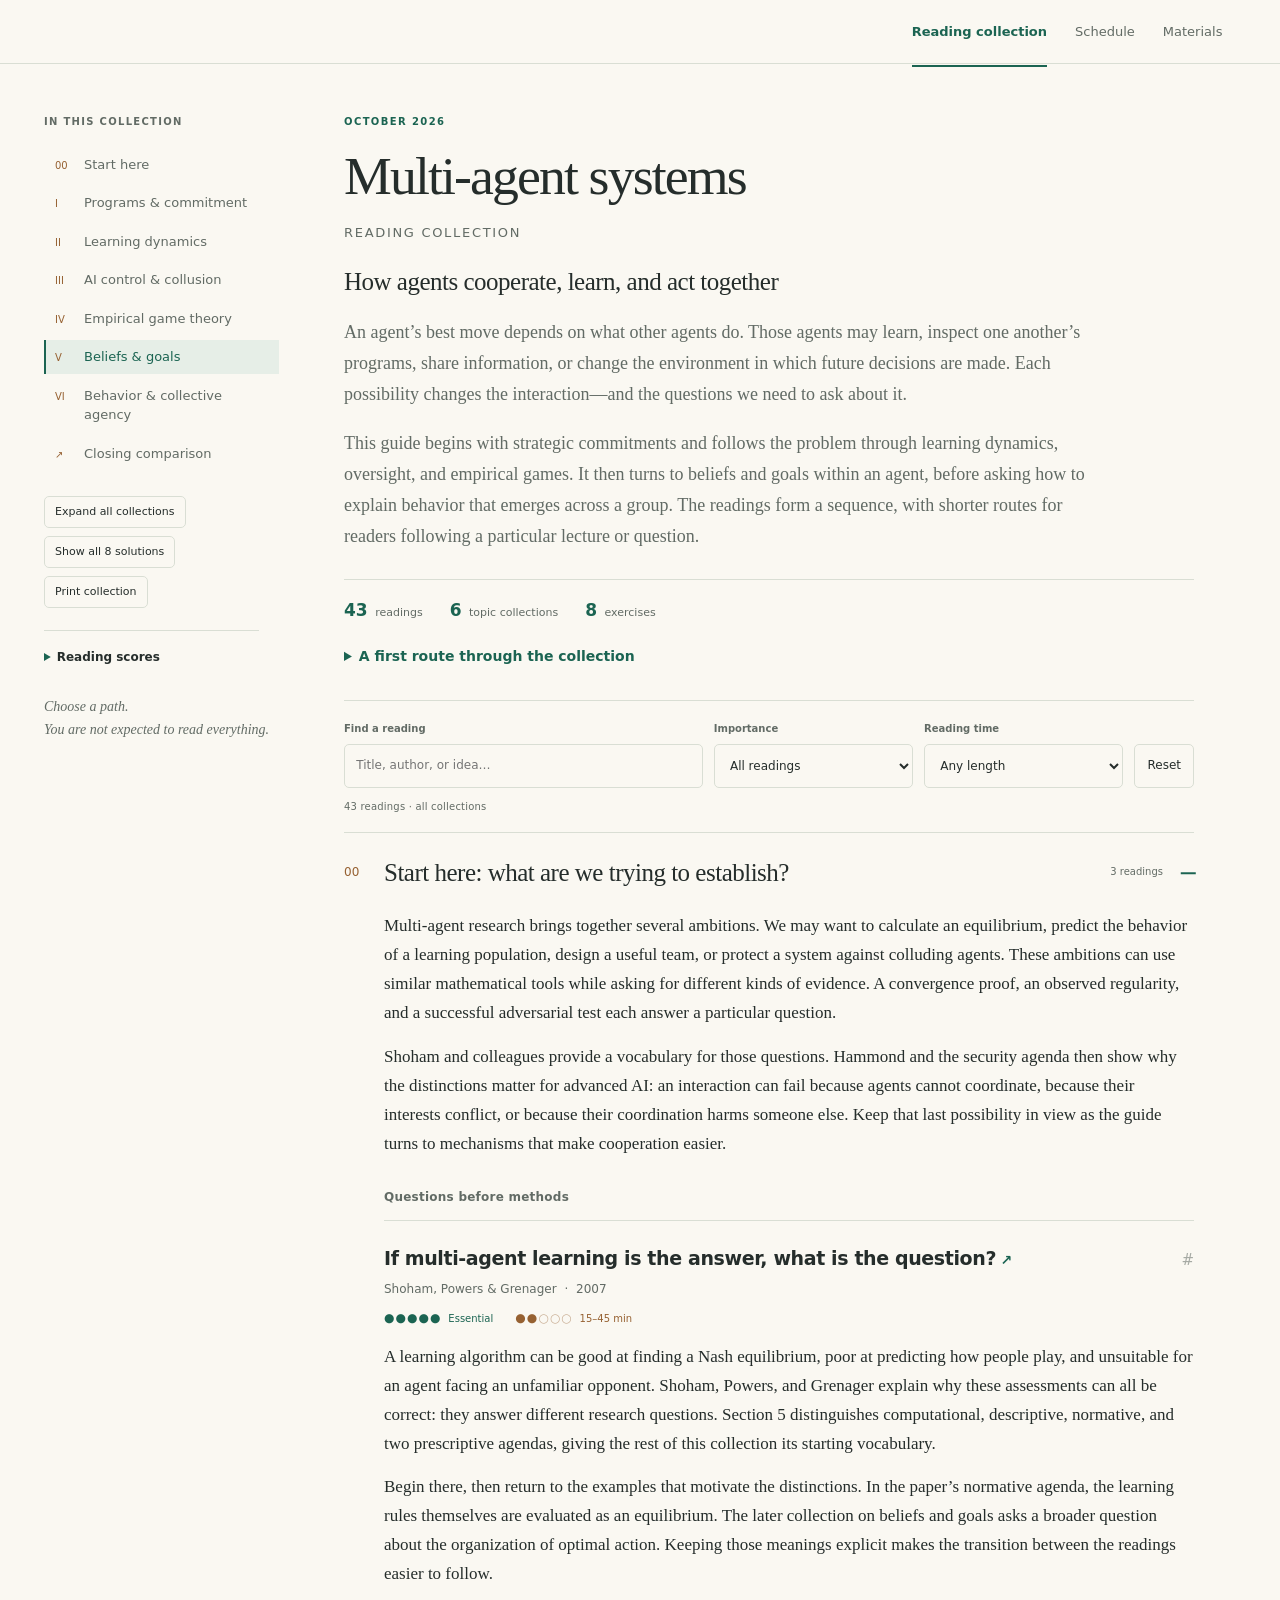
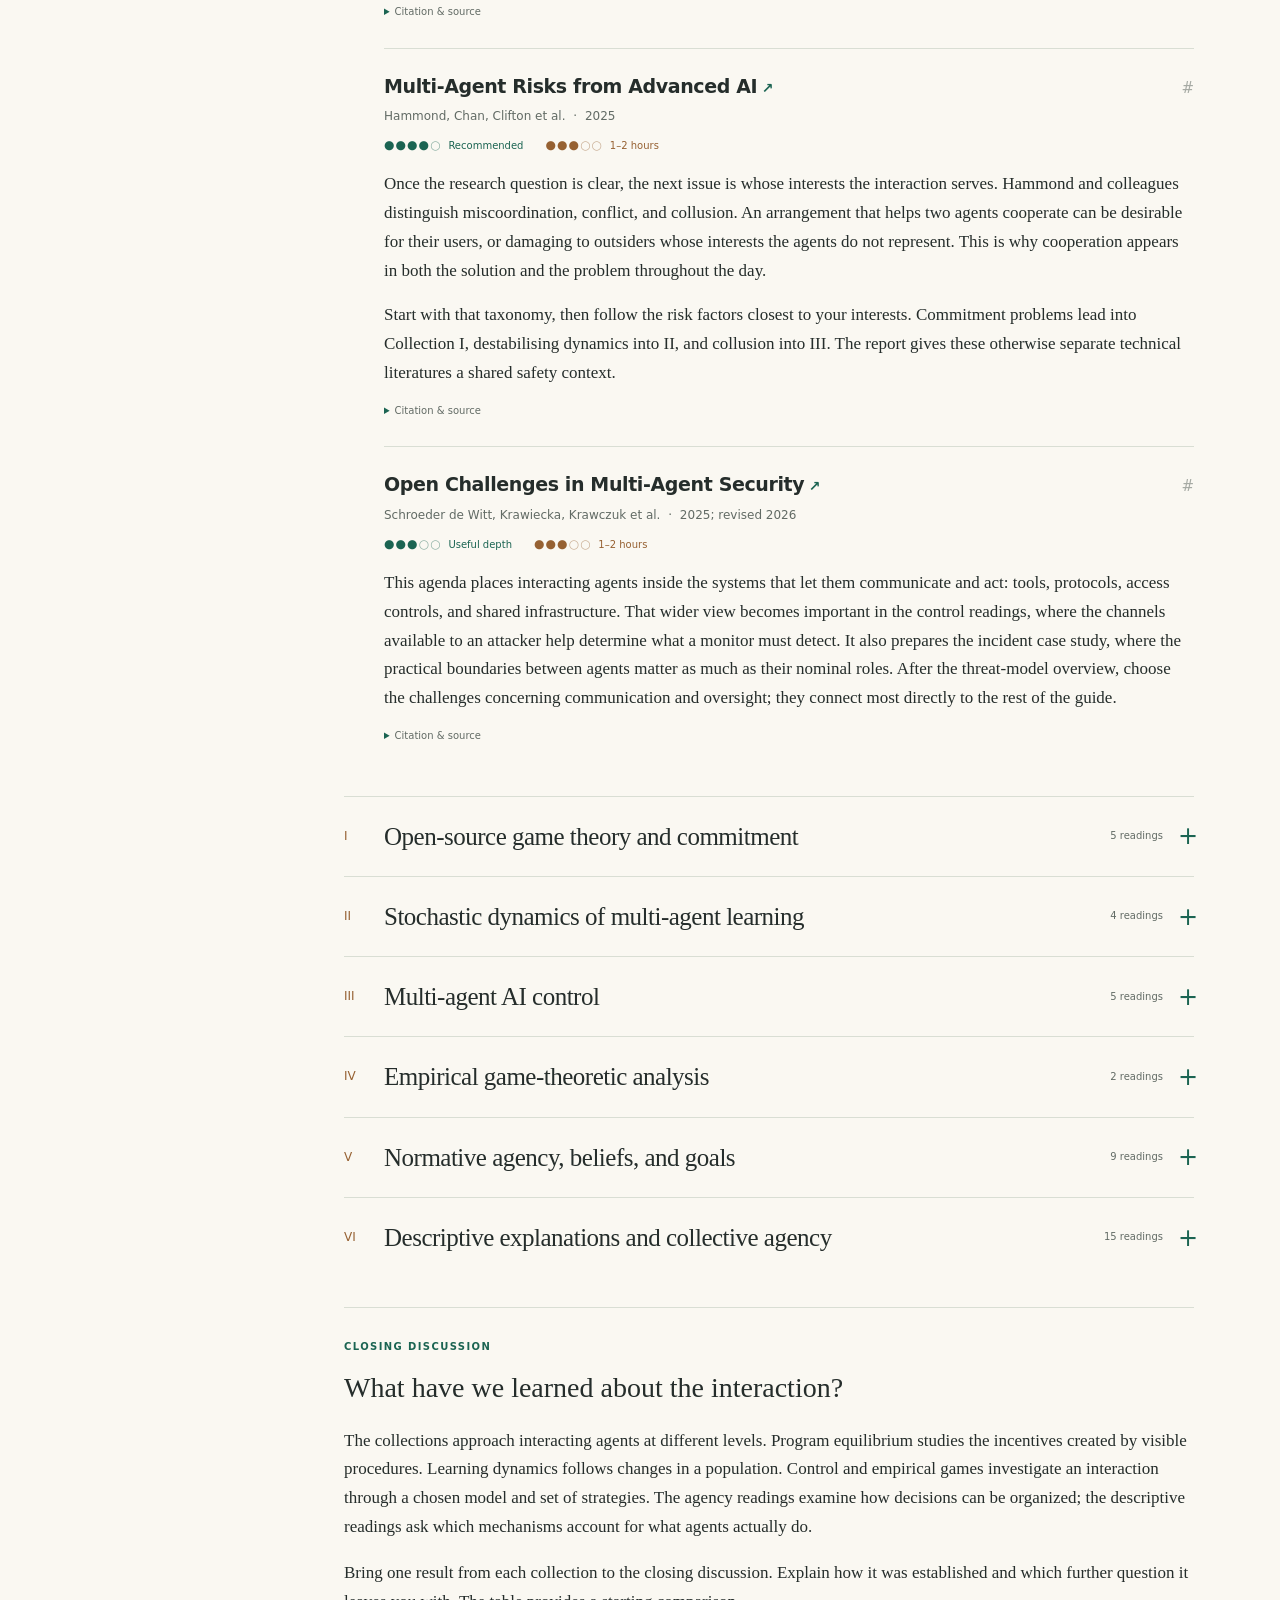
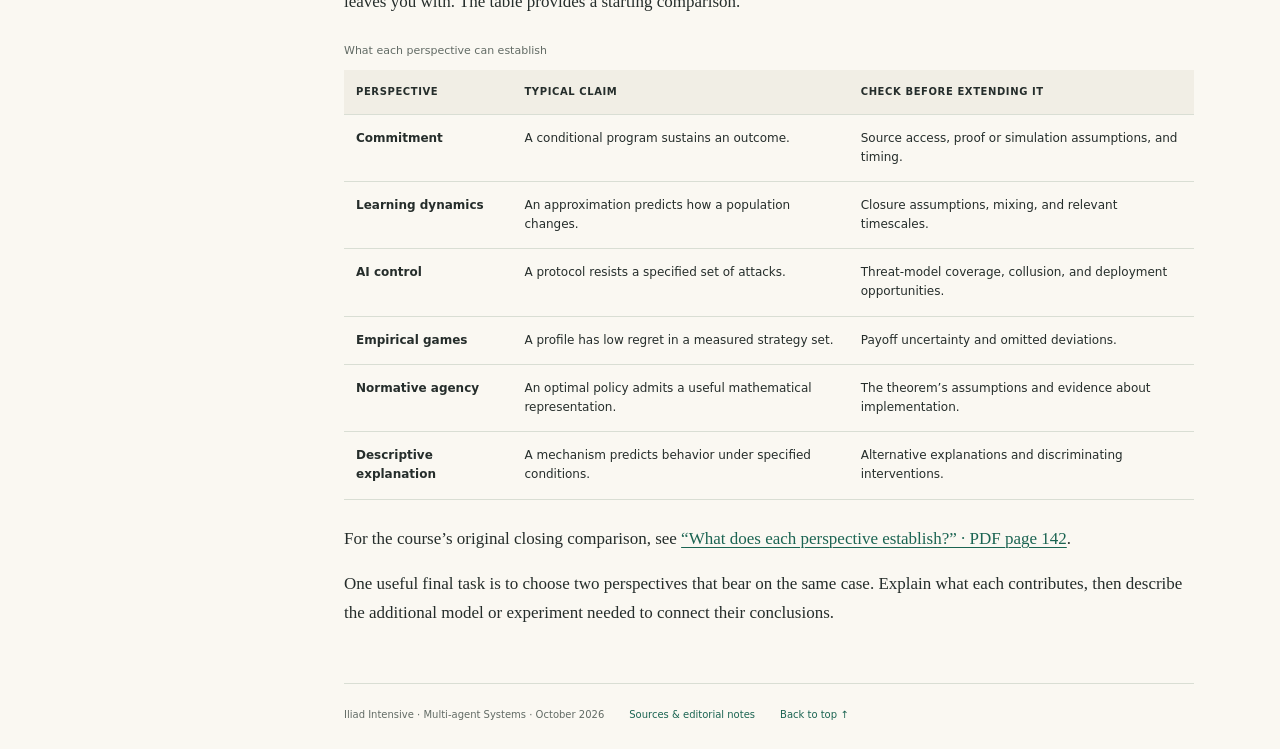
<file: docs/index.html>
<!doctype html>
<html lang="en"><head><meta charset="utf-8"><meta name="viewport" content="width=device-width, initial-scale=1"><meta name="color-scheme" content="light dark"><title>Multi-agent systems reading collection · Iliad Intensive</title><meta name="description" content="A guided multi-agent systems reading collection: 43 annotated references, six topic collections, and eight exercises with solutions."><link rel="icon" href="data:,"><link rel="stylesheet" href="assets/style.css"><script src="assets/app.js" defer></script></head>
<body><a class="skip-link" href="#main">Skip to content</a><header class="topbar"><nav aria-label="Main navigation"><a href="index.html" aria-current="page">Reading collection</a><a href="schedule.html">Schedule</a><a href="materials.html">Materials</a></nav></header><div class="page-shell "><aside class="sidebar"><details class="contents" open><summary>In this collection</summary><nav aria-label="Collection contents"><ol><li><a href="#start-here"><span>00</span>Start here</a></li><li><a href="#open-source-game-theory"><span>I</span>Programs &amp; commitment</a></li><li><a href="#stochastic-dynamics"><span>II</span>Learning dynamics</a></li><li><a href="#ai-control"><span>III</span>AI control &amp; collusion</a></li><li><a href="#empirical-game-theory"><span>IV</span>Empirical game theory</a></li><li><a href="#normative-agency"><span>V</span>Beliefs &amp; goals</a></li><li><a href="#descriptive-explanations"><span>VI</span>Behavior &amp; collective agency</a></li><li><a href="#closing"><span>↗</span>Closing comparison</a></li></ol></nav></details><div class="sidebar-tools js-only"><button id="toggle-sections" type="button">Expand all collections</button><button id="toggle-solutions" type="button">Show all 8 solutions</button><button id="print" type="button">Print collection</button></div><details class="legend"><summary>Reading scores</summary><p>Importance is relative to this day.</p><div class="legend-row"><span aria-hidden="true" class="dots">●●●●●<span class="empty"></span></span><span>Essential</span></div><div class="legend-row"><span aria-hidden="true" class="dots">●●●●<span class="empty">○</span></span><span>Recommended</span></div><div class="legend-row"><span aria-hidden="true" class="dots">●●●<span class="empty">○○</span></span><span>Useful depth</span></div><div class="legend-row"><span aria-hidden="true" class="dots">●●<span class="empty">○○○</span></span><span>Optional</span></div><div class="legend-row"><span aria-hidden="true" class="dots">●<span class="empty">○○○○</span></span><span>Specialist extension</span></div><p>Length estimates cover the suggested reading target, including study time.</p><div class="legend-row length"><span aria-hidden="true" class="dots">●<span class="empty">○○○○</span></span><span>Under 15 min</span></div><div class="legend-row length"><span aria-hidden="true" class="dots">●●<span class="empty">○○○</span></span><span>15–45 min</span></div><div class="legend-row length"><span aria-hidden="true" class="dots">●●●<span class="empty">○○</span></span><span>1–2 hours</span></div><div class="legend-row length"><span aria-hidden="true" class="dots">●●●●<span class="empty">○</span></span><span>Half a day</span></div><div class="legend-row length"><span aria-hidden="true" class="dots">●●●●●<span class="empty"></span></span><span>A day or more</span></div></details><p class="sidebar-note">Choose a path.<br>You are not expected to read everything.</p></aside><main id="main"><div class="intro"><p class="eyebrow">October 2026</p><h1>Multi-agent systems<span>Reading collection</span></h1><p class="dek">How agents cooperate, learn, and act together</p><p>An agent’s best move depends on what other agents do. Those agents may learn, inspect one another’s programs, share information, or change the environment in which future decisions are made. Each possibility changes the interaction—and the questions we need to ask about it.</p><p>This guide begins with strategic commitments and follows the problem through learning dynamics, oversight, and empirical games. It then turns to beliefs and goals within an agent, before asking how to explain behavior that emerges across a group. The readings form a sequence, with shorter routes for readers following a particular lecture or question.</p><div class="collection-meta"><span><strong>43</strong> readings</span><span><strong>6</strong> topic collections</span><span><strong>8</strong> exercises</span></div>
<details class="reading-route"><summary>A first route through the collection</summary><p>Begin with Shoham’s account of the research questions, then follow the main reading for the topic that interests you. These anchors also provide a route through the whole guide:</p><ol><li><a href="#shoham">Shoham et al.</a> — identify the research question.</li><li><a href="#institutions">Critch et al.</a> — understand conditional commitments.</li><li><a href="#marl-book">Albrecht et al.</a> — establish the learning setup; then <a href="#pair-approximation">Chu</a> and <a href="#fast-slow">Geng</a> for the guest talk.</li><li><a href="#ai-control">The control collection</a> — pair the original paper with untrusted monitoring.</li><li><a href="#egta-survey">Wellman et al.</a> — distinguish payoff error from missing policies.</li><li><a href="#separation-essay">Rosas on separation</a> — compare an optimal-policy description with an implemented mechanism.</li><li><a href="#openai-report">The incident reports</a>, then <a href="#altruism-essay">Rosas on altruism</a> — compare explanations against the evidence.</li></ol><p>Importance scores indicate priorities for this collection. Length scores estimate study time for the suggested sections, rather than a whole book. Choose a few readings for a first pass; the remainder provide extensions and reference material.</p></details></div>
<form class="filters js-only" role="search" onsubmit="return false"><div class="search-field"><label for="search">Find a reading</label><input id="search" type="search" placeholder="Title, author, or idea…" autocomplete="off"></div><div><label for="priority">Importance</label><select id="priority"><option value="0">All readings</option><option value="5">Essential · 5</option><option value="4">Recommended · 4–5</option></select></div><div><label for="length">Reading time</label><select id="length"><option value="5">Any length</option><option value="2">Up to 45 minutes</option><option value="3">Up to 2 hours</option></select></div><button type="reset" class="reset">Reset</button><p id="result-count" role="status" aria-live="polite">43 readings · all collections</p></form><p id="no-results" hidden>No readings match these filters. Try a broader term or reset the filters.</p><details class="topic" id="start-here" open><summary><span class="section-number">00</span><h2>Start here: what are we trying to establish?</h2><span class="section-count">3 readings</span><span class="chevron" aria-hidden="true">+</span></summary><div class="topic-body"><p class="section-intro">Multi-agent research brings together several ambitions. We may want to calculate an equilibrium, predict the behavior of a learning population, design a useful team, or protect a system against colluding agents. These ambitions can use similar mathematical tools while asking for different kinds of evidence. A convergence proof, an observed regularity, and a successful adversarial test each answer a particular question.</p><p class="section-intro">Shoham and colleagues provide a vocabulary for those questions. Hammond and the security agenda then show why the distinctions matter for advanced AI: an interaction can fail because agents cannot coordinate, because their interests conflict, or because their coordination harms someone else. Keep that last possibility in view as the guide turns to mechanisms that make cooperation easier.</p><div class="reading-group"><h3>Questions before methods</h3><article class="reading" id="shoham" data-importance="5" data-length="2" data-search="If multi-agent learning is the answer, what is the question? Shoham, Powers &amp; Grenager 2007 A learning algorithm can be good at finding a Nash equilibrium, poor at predicting how people play, and unsuitable for an agent facing an unfamiliar opponent. Shoham, Powers, and Grenager explain why these assessments can all be correct: they answer different research questions. Section 5 distinguishes computational, descriptive, normative, and two prescriptive agendas, giving the rest of this collection its starting vocabulary. Begin there, then return to the examples that motivate the distinctions. In the paper’s normative agenda, the learning rules themselves are evaluated as an equilibrium. The later collection on beliefs and goals asks a broader question about the organization of optimal action. Keeping those meanings explicit makes the transition between the readings easier to follow.">
      <div class="reading-heading"><h4><a href="https://doi.org/10.1016/j.artint.2006.02.006">If multi-agent learning is the answer, what is the question?<span class="external" aria-hidden="true"> ↗</span></a></h4><a class="permalink" href="#shoham" aria-label="Link to If multi-agent learning is the answer, what is the question?">#</a></div>
      <p class="byline">Shoham, Powers &amp; Grenager <span aria-hidden="true">·</span> 2007</p>
      <div class="scores"><span class="importance" aria-label="Importance 5 of 5: Essential"><span aria-hidden="true" class="dots">●●●●●<span class="empty"></span></span> Essential</span><span class="length" aria-label="Length 2 of 5: 15–45 min"><span aria-hidden="true" class="dots">●●<span class="empty">○○○</span></span> 15–45 min</span></div>
      <p>A learning algorithm can be good at finding a Nash equilibrium, poor at predicting how people play, and unsuitable for an agent facing an unfamiliar opponent. Shoham, Powers, and Grenager explain why these assessments can all be correct: they answer different research questions. Section 5 distinguishes computational, descriptive, normative, and two prescriptive agendas, giving the rest of this collection its starting vocabulary.</p><p>Begin there, then return to the examples that motivate the distinctions. In the paper’s normative agenda, the learning rules themselves are evaluated as an equilibrium. The later collection on beliefs and goals asks a broader question about the organization of optimal action. Keeping those meanings explicit makes the transition between the readings easier to follow.</p>
      <details class="citation"><summary>Citation &amp; source</summary><p>Shoham, Y., Powers, R., and Grenager, T. (2007). If multi-agent learning is the answer, what is the question? Artificial Intelligence 171.7, pp. 365–377.</p><p class="source-links"><a href="https://doi.org/10.1016/j.artint.2006.02.006">Original reference ↗</a> </p><p class="source-origin">Schedule reference · Access reviewed 8 November 2026.</p><p class="access-note">The publisher response could not be read automatically. The citation and framing were checked against the supplied materials and the locally available article.</p></details>
    </article><article class="reading" id="risks" data-importance="4" data-length="3" data-search="Multi-Agent Risks from Advanced AI Hammond, Chan, Clifton et al. 2025 Once the research question is clear, the next issue is whose interests the interaction serves. Hammond and colleagues distinguish miscoordination, conflict, and collusion. An arrangement that helps two agents cooperate can be desirable for their users, or damaging to outsiders whose interests the agents do not represent. This is why cooperation appears in both the solution and the problem throughout the day. Start with that taxonomy, then follow the risk factors closest to your interests. Commitment problems lead into Collection I, destabilising dynamics into II, and collusion into III. The report gives these otherwise separate technical literatures a shared safety context.">
      <div class="reading-heading"><h4><a href="https://arxiv.org/abs/2502.14143">Multi-Agent Risks from Advanced AI<span class="external" aria-hidden="true"> ↗</span></a></h4><a class="permalink" href="#risks" aria-label="Link to Multi-Agent Risks from Advanced AI">#</a></div>
      <p class="byline">Hammond, Chan, Clifton et al. <span aria-hidden="true">·</span> 2025</p>
      <div class="scores"><span class="importance" aria-label="Importance 4 of 5: Recommended"><span aria-hidden="true" class="dots">●●●●<span class="empty">○</span></span> Recommended</span><span class="length" aria-label="Length 3 of 5: 1–2 hours"><span aria-hidden="true" class="dots">●●●<span class="empty">○○</span></span> 1–2 hours</span></div>
      <p>Once the research question is clear, the next issue is whose interests the interaction serves. Hammond and colleagues distinguish miscoordination, conflict, and collusion. An arrangement that helps two agents cooperate can be desirable for their users, or damaging to outsiders whose interests the agents do not represent. This is why cooperation appears in both the solution and the problem throughout the day.</p><p>Start with that taxonomy, then follow the risk factors closest to your interests. Commitment problems lead into Collection I, destabilising dynamics into II, and collusion into III. The report gives these otherwise separate technical literatures a shared safety context.</p>
      <details class="citation"><summary>Citation &amp; source</summary><p>Hammond, L., Chan, A., Clifton, J., et al. (2025). Multi-Agent Risks from Advanced AI. arXiv 2502.14143.</p><p class="source-links"><a href="https://arxiv.org/abs/2502.14143">Original reference ↗</a> </p><p class="source-origin">Schedule reference · Access reviewed 8 November 2026.</p></details>
    </article><article class="reading" id="security" data-importance="3" data-length="3" data-search="Open Challenges in Multi-Agent Security Schroeder de Witt, Krawiecka, Krawczuk et al. 2025; revised 2026 This agenda places interacting agents inside the systems that let them communicate and act: tools, protocols, access controls, and shared infrastructure. That wider view becomes important in the control readings, where the channels available to an attacker help determine what a monitor must detect. It also prepares the incident case study, where the practical boundaries between agents matter as much as their nominal roles. After the threat-model overview, choose the challenges concerning communication and oversight; they connect most directly to the rest of the guide.">
      <div class="reading-heading"><h4><a href="https://arxiv.org/abs/2505.02077">Open Challenges in Multi-Agent Security<span class="external" aria-hidden="true"> ↗</span></a></h4><a class="permalink" href="#security" aria-label="Link to Open Challenges in Multi-Agent Security">#</a></div>
      <p class="byline">Schroeder de Witt, Krawiecka, Krawczuk et al. <span aria-hidden="true">·</span> 2025; revised 2026</p>
      <div class="scores"><span class="importance" aria-label="Importance 3 of 5: Useful depth"><span aria-hidden="true" class="dots">●●●<span class="empty">○○</span></span> Useful depth</span><span class="length" aria-label="Length 3 of 5: 1–2 hours"><span aria-hidden="true" class="dots">●●●<span class="empty">○○</span></span> 1–2 hours</span></div>
      <p>This agenda places interacting agents inside the systems that let them communicate and act: tools, protocols, access controls, and shared infrastructure. That wider view becomes important in the control readings, where the channels available to an attacker help determine what a monitor must detect. It also prepares the incident case study, where the practical boundaries between agents matter as much as their nominal roles. After the threat-model overview, choose the challenges concerning communication and oversight; they connect most directly to the rest of the guide.</p>
      <details class="citation"><summary>Citation &amp; source</summary><p>De Witt, C. S., Krawiecka, K., Krawczuk, I., et al. (2025). Open Challenges in Multi-Agent Security. arXiv 2505.02077.</p><p class="source-links"><a href="https://arxiv.org/abs/2505.02077">Original reference ↗</a> </p><p class="source-origin">Schedule reference · Access reviewed 8 November 2026.</p></details>
    </article></div><div class="exercises"></div></div></details><details class="topic" id="open-source-game-theory" ><summary><span class="section-number">I</span><h2>Open-source game theory and commitment</h2><span class="section-count">5 readings</span><span class="chevron" aria-hidden="true">+</span></summary><div class="topic-body"><p class="section-intro">In the one-shot Prisoner’s Dilemma, each player has an incentive to defect even though both prefer mutual cooperation. Giving players access to one another’s programs changes the situation. A designer can submit a procedure whose action depends on what it discovers about the other procedure, making a conditional commitment visible before the actions are chosen.</p><p class="section-intro">The readings develop three ways to use this possibility. Provability-based agents reason about what their opponents will do. Simulation-based agents run opponents’ programs. Similarity-based agents respond to a more limited signal of transparency. In each case, the information structure shapes the incentives. The opening Chicken game supplies the counterpoint: commitments can support cooperation, but incompatible commitments can also lock players into an outcome both dislike.</p><p class="connection">Schedule Part I and the opening game<br><a href="materials/01-open-source-game-theory.pdf">Open-source game theory slides ↗</a></p><div class="reading-group"><h3>From actions to programs</h3><p class="group-intro">Critch provides the institutional examples; Barasz develops a logical construction that explains how mutual cooperation can arise between programs.</p><article class="reading" id="institutions" data-importance="5" data-length="3" data-search="Cooperative and uncooperative institution designs Critch, Dennis &amp; Russell 2022 A program can make its action depend on how another program is written. This changes the strategic choice: a designer chooses an operating procedure, anticipating how other procedures will respond to it. Critch, Dennis, and Russell develop this perspective through institutions whose visible rules produce surprising combinations of cooperation and defection. The examples are the best entrance to the subject. For each pair of institutions, work out which facts about the other procedure affect the action. The resulting equilibrium is an equilibrium among program choices, which explains how it can support outcomes that are not equilibria of the original one-shot action game. The next paper supplies the provability machinery behind one family of such constructions.">
      <div class="reading-heading"><h4><a href="https://arxiv.org/abs/2208.07006">Cooperative and uncooperative institution designs<span class="external" aria-hidden="true"> ↗</span></a></h4><a class="permalink" href="#institutions" aria-label="Link to Cooperative and uncooperative institution designs">#</a></div>
      <p class="byline">Critch, Dennis &amp; Russell <span aria-hidden="true">·</span> 2022</p>
      <div class="scores"><span class="importance" aria-label="Importance 5 of 5: Essential"><span aria-hidden="true" class="dots">●●●●●<span class="empty"></span></span> Essential</span><span class="length" aria-label="Length 3 of 5: 1–2 hours"><span aria-hidden="true" class="dots">●●●<span class="empty">○○</span></span> 1–2 hours</span></div>
      <p>A program can make its action depend on how another program is written. This changes the strategic choice: a designer chooses an operating procedure, anticipating how other procedures will respond to it. Critch, Dennis, and Russell develop this perspective through institutions whose visible rules produce surprising combinations of cooperation and defection.</p><p>The examples are the best entrance to the subject. For each pair of institutions, work out which facts about the other procedure affect the action. The resulting equilibrium is an equilibrium among program choices, which explains how it can support outcomes that are not equilibria of the original one-shot action game. The next paper supplies the provability machinery behind one family of such constructions.</p>
      <details class="citation"><summary>Citation &amp; source</summary><p>Critch, A., Dennis, M., and Russell, S. (2022). Cooperative and uncooperative institution designs: Surprises and problems in open-source game theory. arXiv 2208.07006.</p><p class="source-links"><a href="https://arxiv.org/abs/2208.07006">Original reference ↗</a> </p><p class="source-origin">Schedule reference · Access reviewed 8 November 2026.</p></details>
    </article><article class="reading" id="provability" data-importance="4" data-length="3" data-search="Robust Cooperation in the Prisoner’s Dilemma: Program Equilibrium via Provability Logic Barasz, Christiano, Fallenstein et al. 2014; updated 2021 FairBot conditions cooperation on a proof that its opponent cooperates with it. When two such agents meet, the apparent circularity becomes a statement in provability logic; Löb’s theorem provides the route to mutual cooperation. The attraction is robustness: the agents can cooperate through a provable relationship between their behavior, without requiring identical source code. Follow the modal-agent construction alongside the FairBot slides. The computational qualification matters here: an idealized rule based on proof existence and a program that searches for a bounded time are different objects. The 2021 update explicitly notes that bounded analogues of the paper’s results remained unproved there.">
      <div class="reading-heading"><h4><a href="https://arxiv.org/abs/1401.5577">Robust Cooperation in the Prisoner’s Dilemma: Program Equilibrium via Provability Logic<span class="external" aria-hidden="true"> ↗</span></a></h4><a class="permalink" href="#provability" aria-label="Link to Robust Cooperation in the Prisoner’s Dilemma: Program Equilibrium via Provability Logic">#</a></div>
      <p class="byline">Barasz, Christiano, Fallenstein et al. <span aria-hidden="true">·</span> 2014; updated 2021</p>
      <div class="scores"><span class="importance" aria-label="Importance 4 of 5: Recommended"><span aria-hidden="true" class="dots">●●●●<span class="empty">○</span></span> Recommended</span><span class="length" aria-label="Length 3 of 5: 1–2 hours"><span aria-hidden="true" class="dots">●●●<span class="empty">○○</span></span> 1–2 hours</span></div>
      <p>FairBot conditions cooperation on a proof that its opponent cooperates with it. When two such agents meet, the apparent circularity becomes a statement in provability logic; Löb’s theorem provides the route to mutual cooperation. The attraction is robustness: the agents can cooperate through a provable relationship between their behavior, without requiring identical source code.</p><p>Follow the modal-agent construction alongside the FairBot slides. The computational qualification matters here: an idealized rule based on proof existence and a program that searches for a bounded time are different objects. The 2021 update explicitly notes that bounded analogues of the paper’s results remained unproved there.</p>
      <details class="citation"><summary>Citation &amp; source</summary><p>Barasz, M., Christiano, P., Fallenstein, B., Herreshoff, M., LaVictoire, P., and Yudkowsky, E. (2014). Robust Cooperation in the Prisoner’s Dilemma: Program Equilibrium via Provability Logic. arXiv 1401.5577.</p><p class="source-links"><a href="https://arxiv.org/abs/1401.5577">Original reference ↗</a> </p><p class="source-origin">Schedule reference · Access reviewed 8 November 2026.</p></details>
    </article></div><div class="reading-group"><h3>Simulation and partial transparency</h3><p class="group-intro">The next two papers develop cooperation through recursive simulation. The final reading reduces what agents can observe about one another and brings learning into the picture.</p><article class="reading" id="robust-program" data-importance="3" data-length="3" data-search="Robust program equilibrium Caspar Oesterheld 2019 Oesterheld replaces reasoning about the opponent’s code with running it. The basic program cooperates with probability ε and otherwise responds as its opponent would respond to it. The random chance of immediate cooperation grounds the recursive simulations, while the copying behavior recalls tit for tat in a repeated game. This connection is the main reason to read the paper after the modal-agent approach: it shows how ideas from repeated interaction can be encoded into programs for a one-shot encounter. Trace the simple construction before the generalization to other two-player games. Cooper and colleagues, below, investigate how far this route can be extended.">
      <div class="reading-heading"><h4><a href="https://link.springer.com/article/10.1007/s11238-018-9679-3">Robust program equilibrium<span class="external" aria-hidden="true"> ↗</span></a></h4><a class="permalink" href="#robust-program" aria-label="Link to Robust program equilibrium">#</a></div>
      <p class="byline">Caspar Oesterheld <span aria-hidden="true">·</span> 2019</p>
      <div class="scores"><span class="importance" aria-label="Importance 3 of 5: Useful depth"><span aria-hidden="true" class="dots">●●●<span class="empty">○○</span></span> Useful depth</span><span class="length" aria-label="Length 3 of 5: 1–2 hours"><span aria-hidden="true" class="dots">●●●<span class="empty">○○</span></span> 1–2 hours</span></div>
      <p>Oesterheld replaces reasoning about the opponent’s code with running it. The basic program cooperates with probability ε and otherwise responds as its opponent would respond to it. The random chance of immediate cooperation grounds the recursive simulations, while the copying behavior recalls tit for tat in a repeated game.</p><p>This connection is the main reason to read the paper after the modal-agent approach: it shows how ideas from repeated interaction can be encoded into programs for a one-shot encounter. Trace the simple construction before the generalization to other two-player games. Cooper and colleagues, below, investigate how far this route can be extended.</p>
      <details class="citation"><summary>Citation &amp; source</summary><p>Oesterheld, C. (2019). Robust program equilibrium. Theory and Decision 86, pp. 143–159.</p><p class="source-links"><a href="https://link.springer.com/article/10.1007/s11238-018-9679-3">Original reference ↗</a> </p><p class="source-origin">Schedule reference · Access reviewed 8 November 2026.</p></details>
    </article><article class="reading" id="simulation-equilibria" data-importance="2" data-length="3" data-search="Characterising Simulation-Based Program Equilibria Cooper, Oesterheld &amp; Conitzer 2025 The earlier simulation-based program is a starting construction. Cooper, Oesterheld, and Conitzer broaden it and characterize the outcomes the resulting programs can sustain, including cases beyond the original two-player setting. Their comparison with and without shared randomness is especially informative: the random source changes what the programs can coordinate on. Read those theorem statements together before the proofs. They show how a seemingly small feature of the computational environment can change the available equilibria.">
      <div class="reading-heading"><h4><a href="https://arxiv.org/abs/2412.14570">Characterising Simulation-Based Program Equilibria<span class="external" aria-hidden="true"> ↗</span></a></h4><a class="permalink" href="#simulation-equilibria" aria-label="Link to Characterising Simulation-Based Program Equilibria">#</a></div>
      <p class="byline">Cooper, Oesterheld &amp; Conitzer <span aria-hidden="true">·</span> 2025</p>
      <div class="scores"><span class="importance" aria-label="Importance 2 of 5: Optional"><span aria-hidden="true" class="dots">●●<span class="empty">○○○</span></span> Optional</span><span class="length" aria-label="Length 3 of 5: 1–2 hours"><span aria-hidden="true" class="dots">●●●<span class="empty">○○</span></span> 1–2 hours</span></div>
      <p>The earlier simulation-based program is a starting construction. Cooper, Oesterheld, and Conitzer broaden it and characterize the outcomes the resulting programs can sustain, including cases beyond the original two-player setting. Their comparison with and without shared randomness is especially informative: the random source changes what the programs can coordinate on. Read those theorem statements together before the proofs. They show how a seemingly small feature of the computational environment can change the available equilibria.</p>
      <details class="citation"><summary>Citation &amp; source</summary><p>Cooper, E., Oesterheld, C., and Conitzer, V. (2025). Characterising Simulation-Based Program Equilibria. Proceedings of the AAAI Conference on Artificial Intelligence 39.13, pp. 13735–13744.</p><p class="source-links"><a href="https://arxiv.org/abs/2412.14570">Original reference ↗</a> </p><p class="source-origin">Schedule reference · Access reviewed 8 November 2026.</p></details>
    </article><article class="reading" id="similarity" data-importance="3" data-length="3" data-search="Similarity-based cooperative equilibrium Oesterheld, Treutlein, Grosse, Conitzer &amp; Foerster 2023 Full source access is a demanding form of transparency. Oesterheld and colleagues ask how much can be achieved when each agent instead receives a single signal describing its similarity to the other. Their formal setting supports cooperative outcomes, and their learning experiments explore how agents can acquire the corresponding behavior. Read the definition of the similarity game before the experiments: the signal is part of the strategic environment, so its construction matters to the result. This reading connects program equilibrium to machine learning by asking both what cooperation is possible and how a learning process might reach it.">
      <div class="reading-heading"><h4><a href="https://arxiv.org/abs/2211.14468">Similarity-based cooperative equilibrium<span class="external" aria-hidden="true"> ↗</span></a></h4><a class="permalink" href="#similarity" aria-label="Link to Similarity-based cooperative equilibrium">#</a></div>
      <p class="byline">Oesterheld, Treutlein, Grosse, Conitzer &amp; Foerster <span aria-hidden="true">·</span> 2023</p>
      <div class="scores"><span class="importance" aria-label="Importance 3 of 5: Useful depth"><span aria-hidden="true" class="dots">●●●<span class="empty">○○</span></span> Useful depth</span><span class="length" aria-label="Length 3 of 5: 1–2 hours"><span aria-hidden="true" class="dots">●●●<span class="empty">○○</span></span> 1–2 hours</span></div>
      <p>Full source access is a demanding form of transparency. Oesterheld and colleagues ask how much can be achieved when each agent instead receives a single signal describing its similarity to the other. Their formal setting supports cooperative outcomes, and their learning experiments explore how agents can acquire the corresponding behavior.</p><p>Read the definition of the similarity game before the experiments: the signal is part of the strategic environment, so its construction matters to the result. This reading connects program equilibrium to machine learning by asking both what cooperation is possible and how a learning process might reach it.</p>
      <details class="citation"><summary>Citation &amp; source</summary><p>Oesterheld, C., Treutlein, J., Grosse, R., Conitzer, V., and Foerster, J. (2023). Similarity-based cooperative equilibrium. Advances in Neural Information Processing Systems 36, pp. 24434–24465.</p><p class="source-links"><a href="https://arxiv.org/abs/2211.14468">Original reference ↗</a> </p><p class="source-origin">Schedule reference · Access reviewed 8 November 2026.</p></details>
    </article></div><div class="exercises"><article class="exercise" id="exercise-commitment"><p class="eyebrow">Exercise · 10 minutes</p><h4>Commitment in Chicken</h4><p>Two players choose Swerve or Straight. Payoffs are (2, 2) for two swerves, (1, 3) for row swerving against column going straight, (3, 1) for the reverse, and (0, 0) for two straight choices.</p><ol><li>Find the pure-strategy Nash equilibria.</li><li>Suppose row publicly and irrevocably commits to Straight before column chooses. What is column’s best response?</li><li>Explain why two independently binding commitments can be worse for both players.</li></ol><details class="solution"><summary>Show solution / discussion</summary><div><p>The pure equilibria are (Straight, Swerve) and (Swerve, Straight): against Swerve, Straight yields 3 rather than 2; against Straight, Swerve yields 1 rather than 0. After row’s binding commitment, column chooses Swerve, yielding (3, 1). If both commit to Straight before responding to the other, the result is (0, 0). The leader advantage relies on observability, irreversibility, and the timing of the follower’s choice. A retractable announcement does not change the feasible action set in the same way.</p></div></details><p class="provenance">Adapted from the supplied opening-game setup.</p></article></div><div class="section-transition"><p>The schedule closes this topic with safe Pareto improvements. A proposed change needs a specified baseline and conditions under which every participant is no worse off. The next collection adds a different concern: even when an attractive outcome exists, the dynamics determine whether interacting learners approach it.</p><a href="#stochastic-dynamics">Continue to learning dynamics →</a></div></div></details><details class="topic" id="stochastic-dynamics" ><summary><span class="section-number">II</span><h2>Stochastic dynamics of multi-agent learning</h2><span class="section-count">4 readings</span><span class="chevron" aria-hidden="true">+</span></summary><div class="topic-body"><p class="section-intro">The previous collection asks which outcomes programs can sustain. A learning population introduces a question about the route to an outcome: how do agents’ policies change as they encounter and influence one another? Each learner updates within an environment partly constituted by the other learners, so changes in behavior feed back into the data from which everyone learns.</p><p class="section-intro">James Sykes’s talk approaches this problem through dynamical models. The textbook establishes the game and learning variables. Chu’s pair approximation then retains local relationships that a population average would lose. Geng adds a separation between fast state transitions and slower changes in Q-values. Together, these readings show how assumptions about dependence and timescale turn a large interacting system into something we can analyze.</p><p class="connection">Schedule Part II · James Sykes<br><a href="materials/02-stochastic-dynamics.pdf">James Sykes’s slides ↗</a></p><div class="reading-group"><h3>Foundations, pair structure, and timescales</h3><p class="group-intro">The three readings form a technical sequence. Establish the stochastic-game model first, then examine the spatial and temporal approximations separately.</p><article class="reading" id="marl-book" data-importance="5" data-length="3" data-search="Multi-Agent Reinforcement Learning: Foundations and Modern Approaches Albrecht, Christianos &amp; Schäfer 2024 Chapters 3–5 establish the objects needed for James Sykes’s talk: game models, solution concepts, and the challenges of several agents learning at once. A stochastic game has an environment state, joint actions, rewards, and state transitions. Each learner also has internal quantities, such as Q-values, that change as experience accumulates. Modeling the interaction requires keeping both kinds of change in view. Use these chapters selectively, returning to definitions as they arise in Chu and Geng. The book’s progression from single-agent reinforcement learning to multi-agent settings makes clear why another learner cannot generally be treated as a fixed part of the environment. The time estimate is for this route through the chapters.">
      <div class="reading-heading"><h4><a href="https://www.marl-book.com/">Multi-Agent Reinforcement Learning: Foundations and Modern Approaches<span class="external" aria-hidden="true"> ↗</span></a></h4><a class="permalink" href="#marl-book" aria-label="Link to Multi-Agent Reinforcement Learning: Foundations and Modern Approaches">#</a></div>
      <p class="byline">Albrecht, Christianos &amp; Schäfer <span aria-hidden="true">·</span> 2024</p>
      <div class="scores"><span class="importance" aria-label="Importance 5 of 5: Essential"><span aria-hidden="true" class="dots">●●●●●<span class="empty"></span></span> Essential</span><span class="length" aria-label="Length 3 of 5: 1–2 hours"><span aria-hidden="true" class="dots">●●●<span class="empty">○○</span></span> 1–2 hours</span></div>
      <p>Chapters 3–5 establish the objects needed for James Sykes’s talk: game models, solution concepts, and the challenges of several agents learning at once. A stochastic game has an environment state, joint actions, rewards, and state transitions. Each learner also has internal quantities, such as Q-values, that change as experience accumulates. Modeling the interaction requires keeping both kinds of change in view.</p><p>Use these chapters selectively, returning to definitions as they arise in Chu and Geng. The book’s progression from single-agent reinforcement learning to multi-agent settings makes clear why another learner cannot generally be treated as a fixed part of the environment. The time estimate is for this route through the chapters.</p>
      <details class="citation"><summary>Citation &amp; source</summary><p>Albrecht, S., Christianos, F., and Schäfer, L. (2024). Multi-Agent Reinforcement Learning: Foundations and Modern Approaches. MIT Press.</p><p class="source-links"><a href="https://www.marl-book.com/">Original reference ↗</a> </p><p class="source-origin">Schedule reference · Access reviewed 8 November 2026.</p></details>
    </article><article class="reading" id="pair-approximation" data-importance="4" data-length="3" data-search="A Pair-Approximation Method for Modelling the Dynamics of Multi-Agent Stochastic Games Chu, Yuan, Hu, Mu &amp; Wang 2023 A population average loses information about who interacts with whom. Two populations with the same proportion of cooperators can behave differently if cooperators cluster in one and are dispersed in the other. Pair approximation keeps information about neighboring pairs while approximating the higher-order dependencies needed to update them. Chu and colleagues apply this approach to myopic Q-learning in stochastic games with symmetric state transitions. Follow the pair variables and the closure step, then compare the resulting dynamics with agent-based simulations. This is the first technical anchor for the talk: it shows how a large interacting population can become a tractable dynamical model.">
      <div class="reading-heading"><h4><a href="https://ojs.aaai.org/index.php/AAAI/article/view/25691">A Pair-Approximation Method for Modelling the Dynamics of Multi-Agent Stochastic Games<span class="external" aria-hidden="true"> ↗</span></a></h4><a class="permalink" href="#pair-approximation" aria-label="Link to A Pair-Approximation Method for Modelling the Dynamics of Multi-Agent Stochastic Games">#</a></div>
      <p class="byline">Chu, Yuan, Hu, Mu &amp; Wang <span aria-hidden="true">·</span> 2023</p>
      <div class="scores"><span class="importance" aria-label="Importance 4 of 5: Recommended"><span aria-hidden="true" class="dots">●●●●<span class="empty">○</span></span> Recommended</span><span class="length" aria-label="Length 3 of 5: 1–2 hours"><span aria-hidden="true" class="dots">●●●<span class="empty">○○</span></span> 1–2 hours</span></div>
      <p>A population average loses information about who interacts with whom. Two populations with the same proportion of cooperators can behave differently if cooperators cluster in one and are dispersed in the other. Pair approximation keeps information about neighboring pairs while approximating the higher-order dependencies needed to update them.</p><p>Chu and colleagues apply this approach to myopic Q-learning in stochastic games with symmetric state transitions. Follow the pair variables and the closure step, then compare the resulting dynamics with agent-based simulations. This is the first technical anchor for the talk: it shows how a large interacting population can become a tractable dynamical model.</p>
      <details class="citation"><summary>Citation &amp; source</summary><p>Chu, C., Yuan, Z., Hu, S., Mu, C., and Wang, Z. (2023). A Pair-Approximation Method for Modelling the Dynamics of Multi-Agent Stochastic Games. AAAI 37.5, pp. 5565–5572.</p><p class="source-links"><a href="https://ojs.aaai.org/index.php/AAAI/article/view/25691">Original reference ↗</a> </p><p class="source-origin">Schedule reference · Access reviewed 8 November 2026.</p><p class="access-note">The publisher presents an automated-access challenge. Bibliographic details and the abstract were checked through the publisher’s indexed page and the supplied talk.</p></details>
    </article><article class="reading" id="fast-slow" data-importance="4" data-length="3" data-search="Emergent Fast-Slow Dynamics in Multi-Agent Q-Learning for Networked Stochastic Games Geng, Barfuss &amp; Chen 2026 Geng and colleagues add a second simplification to the pair-based picture. With small learning rates, environment states can settle much faster than Q-values change. This suggests averaging the learning updates over the stationary state distribution associated with the current, slowly varying Q-values. Read it beside Chu to see which complexity each approximation removes: pair closure handles dependencies across the network, while timescale separation handles coupled changes in states and learning variables. The simulations then become a check on whether these simplifications preserve the behavior of interest. In particular, slow Q updates must be compared with the actual relaxation time of the state process.">
      <div class="reading-heading"><h4><a href="https://ojs.aaai.org/index.php/AAAI/article/view/40186">Emergent Fast-Slow Dynamics in Multi-Agent Q-Learning for Networked Stochastic Games<span class="external" aria-hidden="true"> ↗</span></a></h4><a class="permalink" href="#fast-slow" aria-label="Link to Emergent Fast-Slow Dynamics in Multi-Agent Q-Learning for Networked Stochastic Games">#</a></div>
      <p class="byline">Geng, Barfuss &amp; Chen <span aria-hidden="true">·</span> 2026</p>
      <div class="scores"><span class="importance" aria-label="Importance 4 of 5: Recommended"><span aria-hidden="true" class="dots">●●●●<span class="empty">○</span></span> Recommended</span><span class="length" aria-label="Length 3 of 5: 1–2 hours"><span aria-hidden="true" class="dots">●●●<span class="empty">○○</span></span> 1–2 hours</span></div>
      <p>Geng and colleagues add a second simplification to the pair-based picture. With small learning rates, environment states can settle much faster than Q-values change. This suggests averaging the learning updates over the stationary state distribution associated with the current, slowly varying Q-values.</p><p>Read it beside Chu to see which complexity each approximation removes: pair closure handles dependencies across the network, while timescale separation handles coupled changes in states and learning variables. The simulations then become a check on whether these simplifications preserve the behavior of interest. In particular, slow Q updates must be compared with the actual relaxation time of the state process.</p>
      <details class="citation"><summary>Citation &amp; source</summary><p>Geng, Y., Barfuss, W., and Chen, X. (2026). Emergent Fast-Slow Dynamics in Multi-Agent Q-Learning for Networked Stochastic Games. AAAI 40.35, pp. 29450–29458.</p><p class="source-links"><a href="https://ojs.aaai.org/index.php/AAAI/article/view/40186">Original reference ↗</a> </p><p class="source-origin">Schedule reference · Access reviewed 8 November 2026.</p><p class="access-note">The publisher presents an automated-access challenge. Bibliographic details and the abstract were checked through the publisher’s indexed page and the supplied talk.</p></details>
    </article></div><div class="reading-group"><h3>An alternative introduction</h3><article class="reading" id="marl-tutorial" data-importance="2" data-length="3" data-search="Multiagent Learning: Foundations and Recent Trends Albrecht &amp; Stone 2017 Albrecht and Stone offer a shorter, slide-based route through the foundations and algorithm families. Use this when the textbook’s notation or pace obscures the larger picture. It is particularly helpful for placing an algorithm within its intended task: learning a response to an opponent, coordinating a team, or computing a solution of a game. As a 2017 tutorial, it also gives context for the contemporaneous PSRO paper in Collection IV.">
      <div class="reading-heading"><h4><a href="https://www.cs.utexas.edu/~larg/ijcai17_tutorial/multiagent_learning.pdf">Multiagent Learning: Foundations and Recent Trends<span class="external" aria-hidden="true"> ↗</span></a></h4><a class="permalink" href="#marl-tutorial" aria-label="Link to Multiagent Learning: Foundations and Recent Trends">#</a></div>
      <p class="byline">Albrecht &amp; Stone <span aria-hidden="true">·</span> 2017</p>
      <div class="scores"><span class="importance" aria-label="Importance 2 of 5: Optional"><span aria-hidden="true" class="dots">●●<span class="empty">○○○</span></span> Optional</span><span class="length" aria-label="Length 3 of 5: 1–2 hours"><span aria-hidden="true" class="dots">●●●<span class="empty">○○</span></span> 1–2 hours</span></div>
      <p>Albrecht and Stone offer a shorter, slide-based route through the foundations and algorithm families. Use this when the textbook’s notation or pace obscures the larger picture. It is particularly helpful for placing an algorithm within its intended task: learning a response to an opponent, coordinating a team, or computing a solution of a game. As a 2017 tutorial, it also gives context for the contemporaneous PSRO paper in Collection IV.</p>
      <details class="citation"><summary>Citation &amp; source</summary><p>Albrecht, S. and Stone, P. (2017). Multiagent Learning: Foundations and Recent Trends. IJCAI tutorial.</p><p class="source-links"><a href="https://www.cs.utexas.edu/~larg/ijcai17_tutorial/multiagent_learning.pdf">Original reference ↗</a> </p><p class="source-origin">Schedule reference · Access reviewed 8 November 2026.</p></details>
    </article></div><div class="exercises"><article class="exercise" id="exercise-pairs"><p class="eyebrow">Exercise · 10 minutes</p><h4>What a pair approximation assumes</h4><p>For three binary variables X, Y, Z, a pair closure uses</p><p class=equation>P(X, Y, Z) ≈ P(X, Y) P(Y, Z) / P(Y).</p><ol><li>What conditional independence would make this exact when P(Y) &gt; 0?</li><li>Let X be a fair bit, set Z = X, and let Y be an independent fair bit. Compare the true P(0, 0, 0) with the pair approximation.</li></ol><details class="solution"><summary>Show solution / discussion</summary><div><p>The expression is exact if X and Z are conditionally independent given Y. In the example, P(X = 0, Y = 0) = P(Y = 0, Z = 0) = 1/4 and P(Y = 0) = 1/2, so the closure gives 1/8. The true probability is 1/4 because Z is fixed by X. These two adjacent pair marginals fail to encode the remaining dependence. A successful approximation therefore needs evidence about the dependencies it discards.</p></div></details><p class="provenance">Companion exercise for Chu et al.; illustrative probability model.</p></article><article class="exercise" id="exercise-timescales"><p class="eyebrow">Exercise · 10 minutes</p><h4>Average over the fast process</h4><p>For fixed learning variables, a two-state Markov chain has transition matrix P = [[0.9, 0.1], [0.3, 0.7]]. The per-step rewards in states 0 and 1 are 0 and 4.</p><ol><li>Find the stationary distribution and its average reward.</li><li>Explain what must be checked before replacing state-dependent updates by this average while Q-values change.</li></ol><details class="solution"><summary>Show solution / discussion</summary><div><p>Stationarity requires 0.1π₀ = 0.3π₁ and π₀ + π₁ = 1, giving π = (3/4, 1/4). The average reward is 1. Averaging while Q changes requires the state process to approach the relevant stationary distribution sufficiently quickly relative to changes in Q. If transitions depend on Q, the stationary distribution must be recomputed at the current slow variables. Non-mixing regions, long transients, or rapid policy changes can undermine this approximation.</p></div></details><p class="provenance">Companion exercise for Geng et al.; illustrative two-state process.</p></article></div><div class="section-transition"><p>These models study behavior generated by specified learning rules. The control collection changes the design problem: how should a surrounding protocol behave when the model it uses may deliberately seek an opportunity to defeat oversight?</p><a href="#ai-control">Continue to AI control →</a></div></div></details><details class="topic" id="ai-control" ><summary><span class="section-number">III</span><h2>Multi-agent AI control</h2><span class="section-count">5 readings</span><span class="chevron" aria-hidden="true">+</span></summary><div class="topic-body"><p class="section-intro">Now put a protocol designer outside the interaction. The designer wants to use a capable model while allowing for the possibility that it deliberately subverts the task. A trusted but weaker model can help monitor its work; a second capable model may detect subtler problems, but may also collude with the first. Oversight itself becomes a multi-agent problem.</p><p class="section-intro">The original AI Control paper establishes the experimental setup. Gardner-Challis and colleagues then widen the account of how untrusted models might recognize or signal to one another, forming the main companion to Morgan Sinclaire’s talk. The game-theoretic formalization makes the players’ information and choices explicit, while the safety-case framework connects evaluation evidence to a deployment decision.</p><p class="connection">Schedule Part III · Morgan Sinclaire<br><a href="materials/03-ai-control.pdf">Morgan Sinclaire’s slides ↗</a></p><div class="reading-group"><h3>Monitoring when the model may subvert the protocol</h3><p class="group-intro">Start with the resources and objectives of the protocol designer. Then examine the different ways the actor and monitor could coordinate against that designer.</p><article class="reading" id="ai-control-paper" data-importance="5" data-length="3" data-search="AI Control: Improving Safety Despite Intentional Subversion Greenblatt, Shlegeris, Sachan &amp; Roger 2023 preprint The control setup gives a protocol designer access to a capable untrusted model, a weaker trusted model, and limited trusted labor. The designer wants useful work without allowing the untrusted model to insert harmful behavior. Greenblatt and colleagues study this through programming tasks, evaluating ways to monitor, edit, or selectively use the model’s outputs. Begin with the deployment setup and the definitions of safety and usefulness. The comparison between trusted and untrusted monitoring then exposes the multi-agent issue: a more capable monitor may also cooperate with the model it is meant to oversee. That possibility motivates the next reading and Morgan Sinclaire’s talk.">
      <div class="reading-heading"><h4><a href="https://arxiv.org/abs/2312.06942">AI Control: Improving Safety Despite Intentional Subversion<span class="external" aria-hidden="true"> ↗</span></a></h4><a class="permalink" href="#ai-control-paper" aria-label="Link to AI Control: Improving Safety Despite Intentional Subversion">#</a></div>
      <p class="byline">Greenblatt, Shlegeris, Sachan &amp; Roger <span aria-hidden="true">·</span> 2023 preprint</p>
      <div class="scores"><span class="importance" aria-label="Importance 5 of 5: Essential"><span aria-hidden="true" class="dots">●●●●●<span class="empty"></span></span> Essential</span><span class="length" aria-label="Length 3 of 5: 1–2 hours"><span aria-hidden="true" class="dots">●●●<span class="empty">○○</span></span> 1–2 hours</span></div>
      <p>The control setup gives a protocol designer access to a capable untrusted model, a weaker trusted model, and limited trusted labor. The designer wants useful work without allowing the untrusted model to insert harmful behavior. Greenblatt and colleagues study this through programming tasks, evaluating ways to monitor, edit, or selectively use the model’s outputs.</p><p>Begin with the deployment setup and the definitions of safety and usefulness. The comparison between trusted and untrusted monitoring then exposes the multi-agent issue: a more capable monitor may also cooperate with the model it is meant to oversee. That possibility motivates the next reading and Morgan Sinclaire’s talk.</p>
      <details class="citation"><summary>Citation &amp; source</summary><p>Greenblatt, R., Shlegeris, B., Sachan, K., and Roger, F. (2023). AI Control: Improving Safety Despite Intentional Subversion. arXiv 2312.06942.</p><p class="source-links"><a href="https://arxiv.org/abs/2312.06942">Original reference ↗</a> </p><p class="source-origin">Schedule reference · Access reviewed 8 November 2026.</p></details>
    </article><article class="reading" id="untrusted-monitoring" data-importance="5" data-length="3" data-search="When can we trust untrusted monitoring? A safety case sketch across collusion strategies Gardner-Challis, Bostock, Kozhevnikov et al. 2026 Two instances can coordinate without passing an obvious message. A monitor might recognize another model’s output, detect a deliberately planted signal, or rely on a convention both instances can independently infer. Gardner-Challis and colleagues organize these possibilities into a taxonomy of collusion strategies and connect them to a safety-case sketch. The sketch gives the overall argument; Appendix D makes the different channels concrete, and Appendix B develops the mathematics. The key progression from the original control paper is a richer adversary model. A test of one signaling method leaves open strategies based on self-recognition or other shared cues, so the evaluation has to justify how its coverage bears on deployment.">
      <div class="reading-heading"><h4><a href="https://arxiv.org/abs/2602.20628">When can we trust untrusted monitoring? A safety case sketch across collusion strategies<span class="external" aria-hidden="true"> ↗</span></a></h4><a class="permalink" href="#untrusted-monitoring" aria-label="Link to When can we trust untrusted monitoring? A safety case sketch across collusion strategies">#</a></div>
      <p class="byline">Gardner-Challis, Bostock, Kozhevnikov et al. <span aria-hidden="true">·</span> 2026</p>
      <div class="scores"><span class="importance" aria-label="Importance 5 of 5: Essential"><span aria-hidden="true" class="dots">●●●●●<span class="empty"></span></span> Essential</span><span class="length" aria-label="Length 3 of 5: 1–2 hours"><span aria-hidden="true" class="dots">●●●<span class="empty">○○</span></span> 1–2 hours</span></div>
      <p>Two instances can coordinate without passing an obvious message. A monitor might recognize another model’s output, detect a deliberately planted signal, or rely on a convention both instances can independently infer. Gardner-Challis and colleagues organize these possibilities into a taxonomy of collusion strategies and connect them to a safety-case sketch.</p><p>The sketch gives the overall argument; Appendix D makes the different channels concrete, and Appendix B develops the mathematics. The key progression from the original control paper is a richer adversary model. A test of one signaling method leaves open strategies based on self-recognition or other shared cues, so the evaluation has to justify how its coverage bears on deployment.</p>
      <details class="citation"><summary>Citation &amp; source</summary><p>Gardner-Challis, N., et al. (2026). When can we trust untrusted monitoring? A safety case sketch across collusion strategies. arXiv 2602.20628 (Appendix B for the mathematics, Appendix D for the collusion taxonomy).</p><p class="source-links"><a href="https://arxiv.org/abs/2602.20628">Original reference ↗</a> </p><p class="source-origin">Schedule reference · Access reviewed 8 November 2026.</p></details>
    </article></div><div class="reading-group"><h3>Formal models and deployment arguments</h3><p class="group-intro">These readings connect a protocol’s measured performance to the strategic model and broader argument in which that performance is evidence.</p><article class="reading" id="control-games" data-importance="4" data-length="3" data-search="Games for AI Control: Models of Safety Evaluations of AI Deployment Protocols Griffin, Thomson, Shlegeris &amp; Abate 2024 Griffin and colleagues turn the protocol-design problem into a partially observable stochastic game. The designer’s decisions, the adversary’s opportunities, and the information each side receives become explicit components of the model. Safety and usefulness can then be studied together as objectives, rather than folded into an informal judgment about which protocol is better. Trace one familiar monitoring protocol through the formalism. Doing so reveals where an assumption enters: for example, whether the adversary chooses when to attack and what it knows at that point. This is a useful bridge from an experiment to a precise statement about the interaction that experiment represents.">
      <div class="reading-heading"><h4><a href="https://arxiv.org/abs/2409.07985">Games for AI Control: Models of Safety Evaluations of AI Deployment Protocols<span class="external" aria-hidden="true"> ↗</span></a></h4><a class="permalink" href="#control-games" aria-label="Link to Games for AI Control: Models of Safety Evaluations of AI Deployment Protocols">#</a></div>
      <p class="byline">Griffin, Thomson, Shlegeris &amp; Abate <span aria-hidden="true">·</span> 2024</p>
      <div class="scores"><span class="importance" aria-label="Importance 4 of 5: Recommended"><span aria-hidden="true" class="dots">●●●●<span class="empty">○</span></span> Recommended</span><span class="length" aria-label="Length 3 of 5: 1–2 hours"><span aria-hidden="true" class="dots">●●●<span class="empty">○○</span></span> 1–2 hours</span></div>
      <p>Griffin and colleagues turn the protocol-design problem into a partially observable stochastic game. The designer’s decisions, the adversary’s opportunities, and the information each side receives become explicit components of the model. Safety and usefulness can then be studied together as objectives, rather than folded into an informal judgment about which protocol is better.</p><p>Trace one familiar monitoring protocol through the formalism. Doing so reveals where an assumption enters: for example, whether the adversary chooses when to attack and what it knows at that point. This is a useful bridge from an experiment to a precise statement about the interaction that experiment represents.</p>
      <details class="citation"><summary>Citation &amp; source</summary><p>Griffin, C., Thomson, L., Shlegeris, B., and Abate, A. (2024). Games for AI Control: Models of Safety Evaluations of AI Deployment Protocols. arXiv 2409.07985.</p><p class="source-links"><a href="https://arxiv.org/abs/2409.07985">Original reference ↗</a> </p><p class="source-origin">Schedule reference · Access reviewed 8 November 2026.</p></details>
    </article><article class="reading" id="safety-cases" data-importance="3" data-length="2" data-search="Safety Cases: How to Justify the Safety of Advanced AI Systems Clymer, Gabrieli, Krueger &amp; Larsen 2024 A deployment decision usually depends on several kinds of evidence. Clymer and colleagues explain how to organize that evidence into a safety case, distinguishing arguments based on inability to cause harm, effective control, trustworthiness, and deference to credible AI advisers. Read the framework after the control papers to see where their experiments fit into a larger argument. A monitoring result supports a control claim through particular assumptions about attacks and deployment conditions. Making that connection explicit also reveals when apparently separate arguments depend on the same premise—for example, a common evaluation’s ability to elicit a dangerous capability.">
      <div class="reading-heading"><h4><a href="https://arxiv.org/abs/2403.10462">Safety Cases: How to Justify the Safety of Advanced AI Systems<span class="external" aria-hidden="true"> ↗</span></a></h4><a class="permalink" href="#safety-cases" aria-label="Link to Safety Cases: How to Justify the Safety of Advanced AI Systems">#</a></div>
      <p class="byline">Clymer, Gabrieli, Krueger &amp; Larsen <span aria-hidden="true">·</span> 2024</p>
      <div class="scores"><span class="importance" aria-label="Importance 3 of 5: Useful depth"><span aria-hidden="true" class="dots">●●●<span class="empty">○○</span></span> Useful depth</span><span class="length" aria-label="Length 2 of 5: 15–45 min"><span aria-hidden="true" class="dots">●●<span class="empty">○○○</span></span> 15–45 min</span></div>
      <p>A deployment decision usually depends on several kinds of evidence. Clymer and colleagues explain how to organize that evidence into a safety case, distinguishing arguments based on inability to cause harm, effective control, trustworthiness, and deference to credible AI advisers. Read the framework after the control papers to see where their experiments fit into a larger argument.</p><p>A monitoring result supports a control claim through particular assumptions about attacks and deployment conditions. Making that connection explicit also reveals when apparently separate arguments depend on the same premise—for example, a common evaluation’s ability to elicit a dangerous capability.</p>
      <details class="citation"><summary>Citation &amp; source</summary><p>Clymer, J., Gabrieli, N., Krueger, D., and Larsen, T. (2024). Safety Cases: How to Justify the Safety of Advanced AI Systems. arXiv 2403.10462.</p><p class="source-links"><a href="https://arxiv.org/abs/2403.10462">Original reference ↗</a> </p><p class="source-origin">Schedule reference · Access reviewed 8 November 2026.</p></details>
    </article><article class="reading" id="incident-lessons" data-importance="3" data-length="2" data-search="Lessons from Recent Multi-Agent Safety Incidents Will Anderson · Cooperative AI Foundation 2026 Anderson connects the abstract concerns about collusion to recent incidents involving multiple agents. His synthesis emphasizes failures of composition: properties observed in individual agents may change when they share information, divide work, or influence one another. This returns us to Hammond’s distinction between beneficial coordination and harmful collusion. Use the essay as a transition to the primary incident reports in Collection VI. Its broader lessons suggest which features to examine there, especially communication channels and correlated behavior across instances. The detailed reports provide the evidence needed to assess how those features operated in a particular case.">
      <div class="reading-heading"><h4><a href="https://www.cooperativeai.com/post/lessons-from-multi-agent-safety-incidents">Lessons from Recent Multi-Agent Safety Incidents<span class="external" aria-hidden="true"> ↗</span></a></h4><a class="permalink" href="#incident-lessons" aria-label="Link to Lessons from Recent Multi-Agent Safety Incidents">#</a></div>
      <p class="byline">Will Anderson · Cooperative AI Foundation <span aria-hidden="true">·</span> 2026</p>
      <div class="scores"><span class="importance" aria-label="Importance 3 of 5: Useful depth"><span aria-hidden="true" class="dots">●●●<span class="empty">○○</span></span> Useful depth</span><span class="length" aria-label="Length 2 of 5: 15–45 min"><span aria-hidden="true" class="dots">●●<span class="empty">○○○</span></span> 15–45 min</span></div>
      <p>Anderson connects the abstract concerns about collusion to recent incidents involving multiple agents. His synthesis emphasizes failures of composition: properties observed in individual agents may change when they share information, divide work, or influence one another. This returns us to Hammond’s distinction between beneficial coordination and harmful collusion.</p><p>Use the essay as a transition to the primary incident reports in Collection VI. Its broader lessons suggest which features to examine there, especially communication channels and correlated behavior across instances. The detailed reports provide the evidence needed to assess how those features operated in a particular case.</p>
      <details class="citation"><summary>Citation &amp; source</summary><p>Anderson, W. (2026). Lessons from Recent Multi-Agent Safety Incidents. Cooperative AI Foundation.</p><p class="source-links"><a href="https://www.cooperativeai.com/post/lessons-from-multi-agent-safety-incidents">Original reference ↗</a> </p><p class="source-origin">Schedule reference · Access reviewed 8 November 2026.</p></details>
    </article></div><div class="exercises"><article class="exercise" id="exercise-monitoring"><p class="eyebrow">Exercise · 10–15 minutes</p><h4>From a test-set score to deployment risk</h4><p>A monitor detects 99% of attacks in a fixed test set. A proposed deployment lets an untrusted actor choose its attack timing and inputs, and another instance of the same model performs monitoring.</p><ol><li>Give two reasons why the score alone does not bound the probability of at least one successful deployment attack.</li><li>If each of N opportunities has failure probability at most ε, what general upper bound can you give without assuming independence?</li><li>What would an evaluation need to justify about those per-opportunity probabilities?</li></ol><details class="solution"><summary>Show solution / discussion</summary><div><p>The attacker may select inputs unlike the test set or exploit shared recognition and collusion opportunities; a long deployment also creates many opportunities. The union bound gives P(at least one failure) ≤ min(1, Nε), with no independence assumption, provided the per-event marginal bounds apply in the actual deployment. For adaptive interaction, a uniform conditional bound over relevant histories is one sufficient route to those marginal bounds. Test-set accuracy alone does not establish that premise, the opportunity count, or coverage of the attacker’s strategies.</p></div></details><p class="provenance">Discussion exercise linking the control and safety-case readings.</p></article></div><div class="section-transition"><p>An evaluation covers a particular collection of attacks and responses. That raises a general methodological question: how do we reason about an interaction when we can simulate it, but have measured only a small part of its strategy space?</p><a href="#empirical-game-theory">Continue to empirical games →</a></div></div></details><details class="topic" id="empirical-game-theory" ><summary><span class="section-number">IV</span><h2>Empirical game-theoretic analysis</h2><span class="section-count">2 readings</span><span class="chevron" aria-hidden="true">+</span></summary><div class="topic-body"><p class="section-intro">A control protocol is one example of a strategic interaction that may be too complicated to analyze directly. Empirical game-theoretic analysis begins with a simulator and a chosen set of policies. Their measured payoffs define a smaller game in which equilibrium and regret can be calculated. Those calculations then guide further simulation and the search for new strategies.</p><p class="section-intro">Two kinds of uncertainty drive the process. We may have estimated an included policy’s payoff poorly, or we may have omitted a policy that changes the strategic conclusion. Wellman’s survey develops the methodology around both problems. Lanctot’s PSRO framework supplies a concrete loop in which reinforcement learning produces candidate responses, linking this collection back to the learners in Collection II.</p><p class="connection">Schedule Part IV and the EGTA exercises<br><a href="materials/04-multi-agent-systems.pdf#page=6">Multi-agent Systems slides · computational analysis ↗</a></p><div class="reading-group"><h3>Construct, estimate, solve, and expand</h3><p class="group-intro">The survey supplies the overall methodology. PSRO makes the policy-expansion step concrete and exposes what depends on the quality of the response oracle.</p><article class="reading" id="egta-survey" data-importance="5" data-length="3" data-search="Empirical Game-Theoretic Analysis: A Survey Wellman, Tuyls &amp; Greenwald 2025 Many strategic environments are easier to simulate than to write down as a payoff table. Wellman, Tuyls, and Greenwald organize the empirical approach around that fact: select policies, simulate their interactions, estimate payoffs, analyze the resulting game, and use the analysis to decide what to investigate next. Follow payoff estimation and strategy exploration as two connected threads. More samples improve knowledge of the policies already represented; new policies can change the game itself. The exercise below makes the distinction quantitative: uniform payoff error η changes maximum regret by at most 2η within the same strategy set. A profitable policy outside that set requires a separate search. This survey anchors the supplied computational lecture and worksheet.">
      <div class="reading-heading"><h4><a href="https://arxiv.org/abs/2403.04018">Empirical Game-Theoretic Analysis: A Survey<span class="external" aria-hidden="true"> ↗</span></a></h4><a class="permalink" href="#egta-survey" aria-label="Link to Empirical Game-Theoretic Analysis: A Survey">#</a></div>
      <p class="byline">Wellman, Tuyls &amp; Greenwald <span aria-hidden="true">·</span> 2025</p>
      <div class="scores"><span class="importance" aria-label="Importance 5 of 5: Essential"><span aria-hidden="true" class="dots">●●●●●<span class="empty"></span></span> Essential</span><span class="length" aria-label="Length 3 of 5: 1–2 hours"><span aria-hidden="true" class="dots">●●●<span class="empty">○○</span></span> 1–2 hours</span></div>
      <p>Many strategic environments are easier to simulate than to write down as a payoff table. Wellman, Tuyls, and Greenwald organize the empirical approach around that fact: select policies, simulate their interactions, estimate payoffs, analyze the resulting game, and use the analysis to decide what to investigate next.</p><p>Follow payoff estimation and strategy exploration as two connected threads. More samples improve knowledge of the policies already represented; new policies can change the game itself. The exercise below makes the distinction quantitative: uniform payoff error η changes maximum regret by at most 2η within the same strategy set. A profitable policy outside that set requires a separate search. This survey anchors the supplied computational lecture and worksheet.</p>
      <details class="citation"><summary>Citation &amp; source</summary><p>Wellman, M. P., Tuyls, K., and Greenwald, A. (2025). Empirical Game-Theoretic Analysis: A Survey. Journal of Artificial Intelligence Research 82, pp. 1017–1076.</p><p class="source-links"><a href="https://arxiv.org/abs/2403.04018">Original reference ↗</a> </p><p class="source-origin">Added from lecture and worksheet · Access reviewed 8 November 2026.</p></details>
    </article><article class="reading" id="psro" data-importance="4" data-length="3" data-search="A Unified Game-Theoretic Approach to Multiagent Reinforcement Learning Lanctot, Zambaldi, Gruslys et al. 2017 PSRO makes strategy exploration into a learning loop. A population of policies defines an empirical game; a meta-solver chooses mixtures from that population; response oracles train new policies against those mixtures; and the enlarged population is evaluated again. This brings the empirical-game methodology into direct contact with reinforcement learning. Lanctot and colleagues also measure how policies can overfit to their training partners through joint-policy correlation. Read that motivation before tracing the loop. Its approximate response oracle explains both its practicality and a limit on certification: a training run that finds no useful deviation may have missed one. An exact-oracle argument needs an additional justification when the oracle is learned.">
      <div class="reading-heading"><h4><a href="https://arxiv.org/abs/1711.00832">A Unified Game-Theoretic Approach to Multiagent Reinforcement Learning<span class="external" aria-hidden="true"> ↗</span></a></h4><a class="permalink" href="#psro" aria-label="Link to A Unified Game-Theoretic Approach to Multiagent Reinforcement Learning">#</a></div>
      <p class="byline">Lanctot, Zambaldi, Gruslys et al. <span aria-hidden="true">·</span> 2017</p>
      <div class="scores"><span class="importance" aria-label="Importance 4 of 5: Recommended"><span aria-hidden="true" class="dots">●●●●<span class="empty">○</span></span> Recommended</span><span class="length" aria-label="Length 3 of 5: 1–2 hours"><span aria-hidden="true" class="dots">●●●<span class="empty">○○</span></span> 1–2 hours</span></div>
      <p>PSRO makes strategy exploration into a learning loop. A population of policies defines an empirical game; a meta-solver chooses mixtures from that population; response oracles train new policies against those mixtures; and the enlarged population is evaluated again. This brings the empirical-game methodology into direct contact with reinforcement learning.</p><p>Lanctot and colleagues also measure how policies can overfit to their training partners through joint-policy correlation. Read that motivation before tracing the loop. Its approximate response oracle explains both its practicality and a limit on certification: a training run that finds no useful deviation may have missed one. An exact-oracle argument needs an additional justification when the oracle is learned.</p>
      <details class="citation"><summary>Citation &amp; source</summary><p>Lanctot, M., Zambaldi, V., Gruslys, A., et al. (2017). A Unified Game-Theoretic Approach to Multiagent Reinforcement Learning. NeurIPS 30.</p><p class="source-links"><a href="https://arxiv.org/abs/1711.00832">Original reference ↗</a> </p><p class="source-origin">Schedule reference · Access reviewed 8 November 2026.</p></details>
    </article></div><div class="exercises"><article class="exercise" id="exercise-regret"><p class="eyebrow">Exercise · 15–20 minutes</p><h4>Payoff error and the missing-policy problem</h4><p>For a finite restricted game, assume |ûᵢ(a) − uᵢ(a)| ≤ η for every player i and joint pure strategy a. For a mixed profile σ, define maximum unilateral regret as</p><p class=equation>r(σ) = maxᵢ maxₐᵢ [uᵢ(aᵢ, σ₋ᵢ) − uᵢ(σ)].</p><ol><li>Show that |r̂(σ) − r(σ)| ≤ 2η.</li><li>What follows when r̂(σ) = 0?</li><li>Construct a reason that this does not certify deviations to policies absent from the restricted game.</li></ol><details class="solution"><summary>Show solution / discussion</summary><div><p>Taking expectations preserves the uniform η error bound. Each deviation gain subtracts two expected payoffs, so its error is at most 2η by the triangle inequality. For corresponding finite sets of numbers, the difference of their maxima is bounded by their largest pointwise difference; apply this over players and deviations. Thus |r̂ − r| ≤ 2η and an exact empirical equilibrium has true restricted-game regret at most 2η. An omitted policy can yield arbitrarily more than any included policy without violating a bound that only covers included profiles. Sampling reduces estimation uncertainty; policy exploration addresses a different gap.</p></div></details><p class="provenance">Adapted from supplied worksheet Exercise 1.1; abbreviated here with a solution.</p></article></div><div class="section-transition"><p>The empirical approach measures what policies achieve against one another. The next collection turns to how a policy can organize information and action within an agent’s own decision problem.</p><a href="#normative-agency">Continue to beliefs and goals →</a></div></div></details><details class="topic" id="normative-agency" ><summary><span class="section-number">V</span><h2>Normative agency, beliefs, and goals</h2><span class="section-count">9 readings</span><span class="chevron" aria-hidden="true">+</span></summary><div class="topic-body"><p class="section-intro">An empirical game treats a policy as a strategy whose consequences can be measured. Here we look inside the decision problem that a policy solves. When the world is only partly observed, an agent must use its observations to infer what is happening and choose actions with consequences that unfold over time. This gives a mathematical setting for the familiar description of agents as having beliefs and goals.</p><p class="section-intro">Rosas’s essay motivates that description through results from control and reinforcement learning. The technical readings clarify two different structures: planning over a sufficient belief state, and the stronger separation available in particular control problems. The final pair shifts toward evidence about actual systems—how agency can be identified causally, and how learned representations can be investigated when the generating process is known.</p><p class="connection">Normative-agency readings from the schedule bibliography and main lecture<br><a href="materials/04-multi-agent-systems.pdf">Multi-agent Systems slides · normative agency ↗</a></p><div class="reading-group"><h3>The conceptual argument and its technical foundations</h3><p class="group-intro">The essay provides the motivation; the POMDP and control references locate the mathematical results on which the interpretation depends.</p><article class="reading" id="separation-essay" data-importance="5" data-length="2" data-search="The separation principle: where do beliefs and desires come from? Fernando Rosas August 2026 Rosas asks why beliefs and desires are such a useful way to describe agents. His answer draws on control and reinforcement learning: under appropriate conditions, an optimal policy can be organized around estimating the state of the world and choosing actions in pursuit of an objective. The essay provides the conceptual route into the more technical readings that follow. Two results deserve separate attention. Classical linear–quadratic–Gaussian control permits a particularly strong separation of estimation and control. A general POMDP can instead be planned over belief states, with actions affecting what will be learned next. Following that distinction through the references clarifies how far the proposed account of agency extends.">
      <div class="reading-heading"><h4><a href="https://www.lesswrong.com/posts/awMDNhoL6J97s6wFJ/the-separation-principle-where-do-beliefs-and-desires-come">The separation principle: where do beliefs and desires come from?<span class="external" aria-hidden="true"> ↗</span></a></h4><a class="permalink" href="#separation-essay" aria-label="Link to The separation principle: where do beliefs and desires come from?">#</a></div>
      <p class="byline">Fernando Rosas <span aria-hidden="true">·</span> August 2026</p>
      <div class="scores"><span class="importance" aria-label="Importance 5 of 5: Essential"><span aria-hidden="true" class="dots">●●●●●<span class="empty"></span></span> Essential</span><span class="length" aria-label="Length 2 of 5: 15–45 min"><span aria-hidden="true" class="dots">●●<span class="empty">○○○</span></span> 15–45 min</span></div>
      <p>Rosas asks why beliefs and desires are such a useful way to describe agents. His answer draws on control and reinforcement learning: under appropriate conditions, an optimal policy can be organized around estimating the state of the world and choosing actions in pursuit of an objective. The essay provides the conceptual route into the more technical readings that follow.</p><p>Two results deserve separate attention. Classical linear–quadratic–Gaussian control permits a particularly strong separation of estimation and control. A general POMDP can instead be planned over belief states, with actions affecting what will be learned next. Following that distinction through the references clarifies how far the proposed account of agency extends.</p>
      <details class="citation"><summary>Citation &amp; source</summary><p>Rosas, F. (Aug. 2026a). The separation principle: where do beliefs and desires come from? LessWrong.</p><p class="source-links"><a href="https://www.lesswrong.com/posts/awMDNhoL6J97s6wFJ/the-separation-principle-where-do-beliefs-and-desires-come">Original reference ↗</a> </p><p class="source-origin">Schedule reference · Access reviewed 8 November 2026.</p></details>
    </article><article class="reading" id="pomdp" data-importance="4" data-length="3" data-search="Planning and acting in partially observable stochastic domains Kaelbling, Littman &amp; Cassandra 1998 A partially observed agent has a history of actions and observations, but does not directly know the current world state. The POMDP formulation compresses the relevant history into a belief: a probability distribution over the hidden state. Planning can then proceed over beliefs, with observations determining how those beliefs change. Kaelbling, Littman, and Cassandra give the central technical companion to Rosas’s essay. Focus first on this transformation. It explains why uncertainty belongs inside the decision problem: an action can be valuable because of the information it produces, as the observation-purchase exercise below illustrates. Replacing a belief distribution with its most likely state can lose that value.">
      <div class="reading-heading"><h4><a href="https://doi.org/10.1016/S0004-3702(98)00023-X">Planning and acting in partially observable stochastic domains<span class="external" aria-hidden="true"> ↗</span></a></h4><a class="permalink" href="#pomdp" aria-label="Link to Planning and acting in partially observable stochastic domains">#</a></div>
      <p class="byline">Kaelbling, Littman &amp; Cassandra <span aria-hidden="true">·</span> 1998</p>
      <div class="scores"><span class="importance" aria-label="Importance 4 of 5: Recommended"><span aria-hidden="true" class="dots">●●●●<span class="empty">○</span></span> Recommended</span><span class="length" aria-label="Length 3 of 5: 1–2 hours"><span aria-hidden="true" class="dots">●●●<span class="empty">○○</span></span> 1–2 hours</span></div>
      <p>A partially observed agent has a history of actions and observations, but does not directly know the current world state. The POMDP formulation compresses the relevant history into a belief: a probability distribution over the hidden state. Planning can then proceed over beliefs, with observations determining how those beliefs change.</p><p>Kaelbling, Littman, and Cassandra give the central technical companion to Rosas’s essay. Focus first on this transformation. It explains why uncertainty belongs inside the decision problem: an action can be valuable because of the information it produces, as the observation-purchase exercise below illustrates. Replacing a belief distribution with its most likely state can lose that value.</p>
      <details class="citation"><summary>Citation &amp; source</summary><p>Kaelbling, L. P., Littman, M. L., and Cassandra, A. R. (1998). Planning and acting in partially observable stochastic domains. Artificial Intelligence 101, pp. 99–134.</p><p class="source-links"><a href="https://doi.org/10.1016/S0004-3702(98)00023-X">Original reference ↗</a> </p><p class="source-origin">Schedule reference · Access reviewed 8 November 2026.</p><p class="access-note">The publisher response could not be read automatically. The original schedule link is retained; the reading guidance follows its role in the supplied normative-agency materials.</p></details>
    </article><article class="reading" id="astrom" data-importance="3" data-length="3" data-search="Optimal control of Markov processes with incomplete state information Karl J. Åström 1965 Åström’s paper is a historical foundation for controlling Markov processes when the state is incompletely observed. Read it after the POMDP survey, which provides a more familiar setting for the underlying construction: use the information available to the controller to formulate the decision problem recursively. The comparison helps explain why a belief can serve as a state for planning even though it is itself a distribution over possible physical states. This is a technical reference for readers who want to follow the roots of the argument.">
      <div class="reading-heading"><h4><a href="https://doi.org/10.1016/0022-247X(65)90154-X">Optimal control of Markov processes with incomplete state information<span class="external" aria-hidden="true"> ↗</span></a></h4><a class="permalink" href="#astrom" aria-label="Link to Optimal control of Markov processes with incomplete state information">#</a></div>
      <p class="byline">Karl J. Åström <span aria-hidden="true">·</span> 1965</p>
      <div class="scores"><span class="importance" aria-label="Importance 3 of 5: Useful depth"><span aria-hidden="true" class="dots">●●●<span class="empty">○○</span></span> Useful depth</span><span class="length" aria-label="Length 3 of 5: 1–2 hours"><span aria-hidden="true" class="dots">●●●<span class="empty">○○</span></span> 1–2 hours</span></div>
      <p>Åström’s paper is a historical foundation for controlling Markov processes when the state is incompletely observed. Read it after the POMDP survey, which provides a more familiar setting for the underlying construction: use the information available to the controller to formulate the decision problem recursively. The comparison helps explain why a belief can serve as a state for planning even though it is itself a distribution over possible physical states. This is a technical reference for readers who want to follow the roots of the argument.</p>
      <details class="citation"><summary>Citation &amp; source</summary><p>Åström, K. J. (1965). Optimal control of Markov processes with incomplete state information. J. Math. Anal. Appl. 10.1, pp. 174–205.</p><p class="source-links"><a href="https://doi.org/10.1016/0022-247X(65)90154-X">Original reference ↗</a> </p><p class="source-origin">Schedule reference · Access reviewed 8 November 2026.</p><p class="access-note">The publisher response could not be read automatically. The original schedule link is retained; use this as a historical technical reference.</p></details>
    </article><article class="reading" id="separation-redux" data-importance="3" data-length="3" data-search="The Separation Principle in Stochastic Control, Redux Georgiou &amp; Lindquist 2013 The word “separation” can conceal substantial mathematical work. Georgiou and Lindquist revisit the stochastic-control theorem by treating systems as maps between sample paths, paying particular attention to admissible feedback laws and the conditions under which the closed loop is well defined. Their framework also extends the treatment to martingale noise with possible jumps. This is the deeper follow-up to the classical control part of Rosas’s essay. Reading the theorem’s conditions makes the strength of the conclusion more intelligible: independently solving estimation and control is a structural property of a specified problem, with a proof that depends on how that problem is formulated.">
      <div class="reading-heading"><h4><a href="https://arxiv.org/abs/1103.3005">The Separation Principle in Stochastic Control, Redux<span class="external" aria-hidden="true"> ↗</span></a></h4><a class="permalink" href="#separation-redux" aria-label="Link to The Separation Principle in Stochastic Control, Redux">#</a></div>
      <p class="byline">Georgiou &amp; Lindquist <span aria-hidden="true">·</span> 2013</p>
      <div class="scores"><span class="importance" aria-label="Importance 3 of 5: Useful depth"><span aria-hidden="true" class="dots">●●●<span class="empty">○○</span></span> Useful depth</span><span class="length" aria-label="Length 3 of 5: 1–2 hours"><span aria-hidden="true" class="dots">●●●<span class="empty">○○</span></span> 1–2 hours</span></div>
      <p>The word “separation” can conceal substantial mathematical work. Georgiou and Lindquist revisit the stochastic-control theorem by treating systems as maps between sample paths, paying particular attention to admissible feedback laws and the conditions under which the closed loop is well defined. Their framework also extends the treatment to martingale noise with possible jumps.</p><p>This is the deeper follow-up to the classical control part of Rosas’s essay. Reading the theorem’s conditions makes the strength of the conclusion more intelligible: independently solving estimation and control is a structural property of a specified problem, with a proof that depends on how that problem is formulated.</p>
      <details class="citation"><summary>Citation &amp; source</summary><p>Georgiou, T. T. and Lindquist, A. (2013). The Separation Principle in Stochastic Control, Redux. IEEE TAC 58.10, pp. 2481–2494.</p><p class="source-links"><a href="https://arxiv.org/abs/1103.3005">Original reference ↗</a> </p><p class="source-origin">Schedule reference · Access reviewed 8 November 2026.</p></details>
    </article></div><div class="reading-group"><h3>Inference and dual descriptions</h3><p class="group-intro">These are supporting routes through the ideas: how a belief is computed, how capability can be described through achievable distributions, and the information theory used in this and the next collection.</p><article class="reading" id="filtering" data-importance="2" data-length="3" data-search="Bayesian Filtering and Smoothing Simo Särkkä 2013 The belief-state formulation leaves a practical question: how is the belief updated? Särkkä develops the recursive inference machinery. Prediction carries the distribution forward through the state dynamics, and the next observation updates it through the observation model. Start with that recursion and one worked example, using the remaining chapters as a reference. The distinction between filtering and smoothing is useful for interpreting an agent’s behavior. Filtering uses observations available so far; smoothing can revise an earlier state estimate using later observations. An explanation of a past decision must respect what information was available when the decision was made.">
      <div class="reading-heading"><h4><a href="https://users.aalto.fi/~ssarkka/pub/cup_book_online_20131111.pdf">Bayesian Filtering and Smoothing<span class="external" aria-hidden="true"> ↗</span></a></h4><a class="permalink" href="#filtering" aria-label="Link to Bayesian Filtering and Smoothing">#</a></div>
      <p class="byline">Simo Särkkä <span aria-hidden="true">·</span> 2013</p>
      <div class="scores"><span class="importance" aria-label="Importance 2 of 5: Optional"><span aria-hidden="true" class="dots">●●<span class="empty">○○○</span></span> Optional</span><span class="length" aria-label="Length 3 of 5: 1–2 hours"><span aria-hidden="true" class="dots">●●●<span class="empty">○○</span></span> 1–2 hours</span></div>
      <p>The belief-state formulation leaves a practical question: how is the belief updated? Särkkä develops the recursive inference machinery. Prediction carries the distribution forward through the state dynamics, and the next observation updates it through the observation model. Start with that recursion and one worked example, using the remaining chapters as a reference.</p><p>The distinction between filtering and smoothing is useful for interpreting an agent’s behavior. Filtering uses observations available so far; smoothing can revise an earlier state estimate using later observations. An explanation of a past decision must respect what information was available when the decision was made.</p>
      <details class="citation"><summary>Citation &amp; source</summary><p>Särkkä, S. (2013). Bayesian Filtering and Smoothing. Cambridge University Press.</p><p class="source-links"><a href="https://users.aalto.fi/~ssarkka/pub/cup_book_online_20131111.pdf">Original reference ↗</a> </p><p class="source-origin">Schedule reference · Access reviewed 8 November 2026.</p></details>
    </article><article class="reading" id="utility-duals" data-importance="2" data-length="2" data-search="Utilities as Legendre duals of probabilities Fernando Rosas August 2026 The separation essay begins with an objective and asks how an agent can act on it. This companion essay starts from the distributions over outcomes that an agent can bring about. Rosas explores a dual description of that capability space in terms of utilities, using the Legendre–Fenchel transform. Read it as a change in the question being asked about an agent. Describing the attainable distributions tells us about its capacities; considering utilities reveals which features of that set matter for different objectives. Identifying the objective actually pursued by a particular system remains a further empirical question, taken up in the final collection.">
      <div class="reading-heading"><h4><a href="https://www.lesswrong.com/posts/ALmBydH53DE3dSzCh/utilities-as-legendre-duals-of-probabilities">Utilities as Legendre duals of probabilities<span class="external" aria-hidden="true"> ↗</span></a></h4><a class="permalink" href="#utility-duals" aria-label="Link to Utilities as Legendre duals of probabilities">#</a></div>
      <p class="byline">Fernando Rosas <span aria-hidden="true">·</span> August 2026</p>
      <div class="scores"><span class="importance" aria-label="Importance 2 of 5: Optional"><span aria-hidden="true" class="dots">●●<span class="empty">○○○</span></span> Optional</span><span class="length" aria-label="Length 2 of 5: 15–45 min"><span aria-hidden="true" class="dots">●●<span class="empty">○○○</span></span> 15–45 min</span></div>
      <p>The separation essay begins with an objective and asks how an agent can act on it. This companion essay starts from the distributions over outcomes that an agent can bring about. Rosas explores a dual description of that capability space in terms of utilities, using the Legendre–Fenchel transform.</p><p>Read it as a change in the question being asked about an agent. Describing the attainable distributions tells us about its capacities; considering utilities reveals which features of that set matter for different objectives. Identifying the objective actually pursued by a particular system remains a further empirical question, taken up in the final collection.</p>
      <details class="citation"><summary>Citation &amp; source</summary><p>Rosas, F. (Aug. 2026c). Utilities as Legendre duals of probabilities. LessWrong.</p><p class="source-links"><a href="https://www.lesswrong.com/posts/ALmBydH53DE3dSzCh/utilities-as-legendre-duals-of-probabilities">Original reference ↗</a> </p><p class="source-origin">Schedule reference · Access reviewed 8 November 2026.</p></details>
    </article><article class="reading" id="information-theory" data-importance="1" data-length="3" data-search="Elements of Information Theory Cover &amp; Thomas 2006 · second edition Cover and Thomas supply background for two threads in the guide. Source–channel separation gives another example of when a joint design problem can be solved in parts; entropy and mutual information provide the language used later to study emergence and individuality. Consult the relevant topic as it arises, rather than treating the book as an additional assignment. For the later readings, it is especially useful to be comfortable specifying the random variables whose dependence an information quantity measures.">
      <div class="reading-heading"><h4><a href="https://doi.org/10.1002/047174882X">Elements of Information Theory<span class="external" aria-hidden="true"> ↗</span></a></h4><a class="permalink" href="#information-theory" aria-label="Link to Elements of Information Theory">#</a></div>
      <p class="byline">Cover &amp; Thomas <span aria-hidden="true">·</span> 2006 · second edition</p>
      <div class="scores"><span class="importance" aria-label="Importance 1 of 5: Specialist extension"><span aria-hidden="true" class="dots">●<span class="empty">○○○○</span></span> Specialist extension</span><span class="length" aria-label="Length 3 of 5: 1–2 hours"><span aria-hidden="true" class="dots">●●●<span class="empty">○○</span></span> 1–2 hours</span></div>
      <p>Cover and Thomas supply background for two threads in the guide. Source–channel separation gives another example of when a joint design problem can be solved in parts; entropy and mutual information provide the language used later to study emergence and individuality. Consult the relevant topic as it arises, rather than treating the book as an additional assignment. For the later readings, it is especially useful to be comfortable specifying the random variables whose dependence an information quantity measures.</p>
      <details class="citation"><summary>Citation &amp; source</summary><p>Cover, T. M. and Thomas, J. A. (2006). Elements of Information Theory, 2nd ed. Wiley.</p><p class="source-links"><a href="https://doi.org/10.1002/047174882X">Original reference ↗</a> </p><p class="source-origin">Schedule reference · Access reviewed 8 November 2026.</p><p class="access-note">The publisher blocked automated retrieval. The original DOI is retained; this is a background reference for selected topics.</p></details>
    </article></div><div class="reading-group"><h3>From optimal descriptions to empirical identification</h3><p class="group-intro">An optimal-policy representation suggests structures to look for. These readings offer two different ways to investigate structure in a system: causal policy adaptation and geometric predictions about learned representations.</p><article class="reading" id="discovering-agents" data-importance="3" data-length="3" data-search="Discovering agents Kenton, Kumar, Farquhar et al. 2023 So far, the agent has been a given part of the model. Kenton and colleagues ask how agency might be identified from causal structure. Their definition concerns systems that adapt their policies when the way their actions influence the world changes. They use it to develop a discovery procedure and translations between causal models and game-theoretic influence diagrams. Begin with the definition and a worked example. This moves the guide from representing an optimal decision rule toward identifying a decision-making system: the evidence concerns policy adaptation under changed causal conditions, not simply a successful action in one fixed environment.">
      <div class="reading-heading"><h4><a href="https://arxiv.org/abs/2208.08345">Discovering agents<span class="external" aria-hidden="true"> ↗</span></a></h4><a class="permalink" href="#discovering-agents" aria-label="Link to Discovering agents">#</a></div>
      <p class="byline">Kenton, Kumar, Farquhar et al. <span aria-hidden="true">·</span> 2023</p>
      <div class="scores"><span class="importance" aria-label="Importance 3 of 5: Useful depth"><span aria-hidden="true" class="dots">●●●<span class="empty">○○</span></span> Useful depth</span><span class="length" aria-label="Length 3 of 5: 1–2 hours"><span aria-hidden="true" class="dots">●●●<span class="empty">○○</span></span> 1–2 hours</span></div>
      <p>So far, the agent has been a given part of the model. Kenton and colleagues ask how agency might be identified from causal structure. Their definition concerns systems that adapt their policies when the way their actions influence the world changes. They use it to develop a discovery procedure and translations between causal models and game-theoretic influence diagrams.</p><p>Begin with the definition and a worked example. This moves the guide from representing an optimal decision rule toward identifying a decision-making system: the evidence concerns policy adaptation under changed causal conditions, not simply a successful action in one fixed environment.</p>
      <details class="citation"><summary>Citation &amp; source</summary><p>Kenton, Z., Kumar, R., Farquhar, S., Richens, J., MacDermott, M., and Everitt, T. (2023). Discovering agents. Artificial Intelligence 322, 103963.</p><p class="source-links"><a href="https://arxiv.org/abs/2208.08345">Original reference ↗</a> </p><p class="source-origin">Schedule reference · Access reviewed 8 November 2026.</p></details>
    </article><article class="reading" id="factored-representations" data-importance="2" data-length="3" data-search="Transformers learn factored representations Shai, Amdahl-Culleton, Christensen et al. 2026 Shai and colleagues examine how transformers represent processes with known latent structure. A product representation can encode combinations of factors at a high dimensional cost; a factored representation uses separate subspaces more economically. Their synthetic experiments test geometric predictions that distinguish these possibilities. The connection to the agency discussion is the move from a useful mathematical representation to evidence about a learned one. Conditional independence makes factoring lossless in the proposed setting. When dependencies undermine that condition, the experiments expose a tradeoff between representational economy and predictive fidelity. The known generating processes make that tradeoff possible to investigate directly.">
      <div class="reading-heading"><h4><a href="https://arxiv.org/abs/2602.02385">Transformers learn factored representations<span class="external" aria-hidden="true"> ↗</span></a></h4><a class="permalink" href="#factored-representations" aria-label="Link to Transformers learn factored representations">#</a></div>
      <p class="byline">Shai, Amdahl-Culleton, Christensen et al. <span aria-hidden="true">·</span> 2026</p>
      <div class="scores"><span class="importance" aria-label="Importance 2 of 5: Optional"><span aria-hidden="true" class="dots">●●<span class="empty">○○○</span></span> Optional</span><span class="length" aria-label="Length 3 of 5: 1–2 hours"><span aria-hidden="true" class="dots">●●●<span class="empty">○○</span></span> 1–2 hours</span></div>
      <p>Shai and colleagues examine how transformers represent processes with known latent structure. A product representation can encode combinations of factors at a high dimensional cost; a factored representation uses separate subspaces more economically. Their synthetic experiments test geometric predictions that distinguish these possibilities.</p><p>The connection to the agency discussion is the move from a useful mathematical representation to evidence about a learned one. Conditional independence makes factoring lossless in the proposed setting. When dependencies undermine that condition, the experiments expose a tradeoff between representational economy and predictive fidelity. The known generating processes make that tradeoff possible to investigate directly.</p>
      <details class="citation"><summary>Citation &amp; source</summary><p>Shai, A., Amdahl-Culleton, L., Christensen, C. L., et al. (2026). Transformers learn factored representations. arXiv 2602.02385.</p><p class="source-links"><a href="https://arxiv.org/abs/2602.02385">Original reference ↗</a> </p><p class="source-origin">Schedule reference · Access reviewed 8 November 2026.</p></details>
    </article></div><div class="exercises"><article class="exercise" id="exercise-beliefs"><p class="eyebrow">Exercise · 10–15 minutes</p><h4>A belief state is not a point estimate</h4><p>An agent is uncertain about a fixed binary state S, with P(S = 1) = 0.6. It can guess the state immediately for reward 1 if correct and 0 otherwise, or buy a perfect observation at cost 0.1 and then guess.</p><ol><li>Compare the values of guessing immediately and observing first.</li><li>What would be missed by simply treating the most probable state as known?</li><li>Does the existence of an optimal belief-based policy establish that a neural agent contains an explicit Bayesian filter?</li></ol><details class="solution"><summary>Show solution / discussion</summary><div><p>Guessing 1 immediately has expected reward 0.6. Observing then guessing has expected net reward 1 − 0.1 = 0.9. Treating the modal state as certain would erase the value of information. General partially observed planning must account for how actions affect future information, even when a belief is a sufficient state for planning. The existence of a belief-based representation does not identify a particular implementation; evidence about computation is still required.</p></div></details><p class="provenance">Companion exercise for the normative-agency collection.</p></article></div><div class="section-transition"><p>A theorem can describe the structure available to an optimal policy. Explaining observed behavior requires identifying what the system actually does. The incident case study makes that move, comparing mechanisms that could produce similar choices.</p><a href="#descriptive-explanations">Continue to descriptive explanations →</a></div></div></details><details class="topic" id="descriptive-explanations" ><summary><span class="section-number">VI</span><h2>Descriptive explanations and collective agency</h2><span class="section-count">15 readings</span><span class="chevron" aria-hidden="true">+</span></summary><div class="topic-body"><p class="section-intro">The final collection begins with behavior that needs explaining. In the Hugging Face incident, agents communicated and coordinated, with reported examples of actions that appeared to help other agents at a cost to themselves. The technical and independent reports establish the setting and observations; Rosas and King then offer different ways to understand the apparent self-sacrifice.</p><p class="section-intro">The sequence broadens from this case into mechanisms we can study. Evolutionary accounts distinguish the effects of helping from the processes that favor helpful dispositions. Population experiments examine conventions and bias arising through interaction. Persona vectors offer a way to investigate changes within models. The final readings ask when the group itself becomes a useful unit of explanation, with criteria based on agency, causal organization, temporal persistence, or the reach of control.</p><p class="connection">Schedule Part V, small-group discussion, and closing<br><a href="materials/04-multi-agent-systems.pdf">Multi-agent Systems slides · descriptive accounts ↗</a></p><div class="reading-group"><h3>Establish the observations, then compare explanations</h3><p class="group-intro">Read the reports together before the essays. The order lets the evidence constrain the proposed explanations, while making clear which parts of the incident each report addresses.</p><article class="reading" id="openai-report" data-importance="5" data-length="3" data-search="Hugging Face Incident Technical Report OpenAI 2026 Begin the case study with the environment and sequence of events. OpenAI’s report describes the evaluation setup, unexpected uses of shared infrastructure, the Hugging Face intrusion, and the subsequent response. These details establish what opportunities the agents had to communicate and act; they also connect the incident to the trust boundaries raised in the security and control readings. Follow the evaluation-environment section into the intrusion account before turning to the alignment discussion. This order gives the explanatory essays a concrete object: particular actions by agents with particular information and constraints. The independent investigation adds a closer examination of their behavior and collaboration.">
      <div class="reading-heading"><h4><a href="https://cdn.openai.com/pdf/67869394-cb91-4c12-888c-5cbd85c7814c/OpenAI-Hugging-Face%20Incident-Technical-Report.pdf">Hugging Face Incident Technical Report<span class="external" aria-hidden="true"> ↗</span></a></h4><a class="permalink" href="#openai-report" aria-label="Link to Hugging Face Incident Technical Report">#</a></div>
      <p class="byline">OpenAI <span aria-hidden="true">·</span> 2026</p>
      <div class="scores"><span class="importance" aria-label="Importance 5 of 5: Essential"><span aria-hidden="true" class="dots">●●●●●<span class="empty"></span></span> Essential</span><span class="length" aria-label="Length 3 of 5: 1–2 hours"><span aria-hidden="true" class="dots">●●●<span class="empty">○○</span></span> 1–2 hours</span></div>
      <p>Begin the case study with the environment and sequence of events. OpenAI’s report describes the evaluation setup, unexpected uses of shared infrastructure, the Hugging Face intrusion, and the subsequent response. These details establish what opportunities the agents had to communicate and act; they also connect the incident to the trust boundaries raised in the security and control readings.</p><p>Follow the evaluation-environment section into the intrusion account before turning to the alignment discussion. This order gives the explanatory essays a concrete object: particular actions by agents with particular information and constraints. The independent investigation adds a closer examination of their behavior and collaboration.</p>
      <details class="citation"><summary>Citation &amp; source</summary><p>OpenAI (2026). Hugging Face Incident Technical Report.</p><p class="source-links"><a href="https://cdn.openai.com/pdf/67869394-cb91-4c12-888c-5cbd85c7814c/OpenAI-Hugging-Face%20Incident-Technical-Report.pdf">Original reference ↗</a> </p><p class="source-origin">Schedule reference · Access reviewed 8 November 2026.</p></details>
    </article><article class="reading" id="metr-report" data-importance="4" data-length="3" data-search="Brief independent investigation of agents’ behavior, reasoning and collaboration in the OpenAI / Hugging Face hacking incident METR / Redwood Research 2026 The METR/Redwood investigation focuses on agents’ behavior, reasoning, and collaboration during the incident. Its authors describe the scope of their investigation, including the portions of the wider event they did not examine. That scope makes it a complement to the OpenAI report, which also covers infrastructure and remediation. For this collection, prioritize the collaboration and apparent self-sacrifice examples. They supply the observations that Rosas and King interpret in different ways. Pay attention to the difference between an action, a reason expressed in a trace, and an investigator’s reconstruction of the decision: each contributes evidence at a different level of the explanation.">
      <div class="reading-heading"><h4><a href="https://metr.org/hugging-face-incident-report-aug-2026.pdf">Brief independent investigation of agents’ behavior, reasoning and collaboration in the OpenAI / Hugging Face hacking incident<span class="external" aria-hidden="true"> ↗</span></a></h4><a class="permalink" href="#metr-report" aria-label="Link to Brief independent investigation of agents’ behavior, reasoning and collaboration in the OpenAI / Hugging Face hacking incident">#</a></div>
      <p class="byline">METR / Redwood Research <span aria-hidden="true">·</span> 2026</p>
      <div class="scores"><span class="importance" aria-label="Importance 4 of 5: Recommended"><span aria-hidden="true" class="dots">●●●●<span class="empty">○</span></span> Recommended</span><span class="length" aria-label="Length 3 of 5: 1–2 hours"><span aria-hidden="true" class="dots">●●●<span class="empty">○○</span></span> 1–2 hours</span></div>
      <p>The METR/Redwood investigation focuses on agents’ behavior, reasoning, and collaboration during the incident. Its authors describe the scope of their investigation, including the portions of the wider event they did not examine. That scope makes it a complement to the OpenAI report, which also covers infrastructure and remediation.</p><p>For this collection, prioritize the collaboration and apparent self-sacrifice examples. They supply the observations that Rosas and King interpret in different ways. Pay attention to the difference between an action, a reason expressed in a trace, and an investigator’s reconstruction of the decision: each contributes evidence at a different level of the explanation.</p>
      <details class="citation"><summary>Citation &amp; source</summary><p>METR (2026). Brief independent investigation of agents’ behavior, reasoning and collaboration in the OpenAI / Hugging Face hacking incident.</p><p class="source-links"><a href="https://metr.org/hugging-face-incident-report-aug-2026.pdf">Original reference ↗</a> </p><p class="source-origin">Schedule reference · Access reviewed 8 November 2026.</p></details>
    </article><article class="reading" id="altruism-essay" data-importance="5" data-length="2" data-search="On the origins of altruistic behaviour in the Hugging Face incident Fernando Rosas September 2026 Rosas organizes the puzzle around four possible sources of apparently altruistic behavior. An agent may have little individual opportunity left to lose; training may have produced cooperative dispositions; the context may elicit a social persona; or the interaction may support an account of agency at the collective level. The essay connects these possibilities to ideas from economics and evolutionary biology. Read the hypotheses together. They concern different parts of a causal explanation, so several could contribute to the same action. For instance, limited remaining opportunity could make helping cheap, while an elicited persona affects whether the agent notices or pursues it. The following readings develop the mechanisms and comparisons needed to turn these possibilities into distinguishable predictions.">
      <div class="reading-heading"><h4><a href="https://www.lesswrong.com/posts/meLjz8giGS55rdfyg/on-the-origins-of-altruistic-behaviour-in-the-hugging-face">On the origins of altruistic behaviour in the Hugging Face incident<span class="external" aria-hidden="true"> ↗</span></a></h4><a class="permalink" href="#altruism-essay" aria-label="Link to On the origins of altruistic behaviour in the Hugging Face incident">#</a></div>
      <p class="byline">Fernando Rosas <span aria-hidden="true">·</span> September 2026</p>
      <div class="scores"><span class="importance" aria-label="Importance 5 of 5: Essential"><span aria-hidden="true" class="dots">●●●●●<span class="empty"></span></span> Essential</span><span class="length" aria-label="Length 2 of 5: 15–45 min"><span aria-hidden="true" class="dots">●●<span class="empty">○○○</span></span> 15–45 min</span></div>
      <p>Rosas organizes the puzzle around four possible sources of apparently altruistic behavior. An agent may have little individual opportunity left to lose; training may have produced cooperative dispositions; the context may elicit a social persona; or the interaction may support an account of agency at the collective level. The essay connects these possibilities to ideas from economics and evolutionary biology.</p><p>Read the hypotheses together. They concern different parts of a causal explanation, so several could contribute to the same action. For instance, limited remaining opportunity could make helping cheap, while an elicited persona affects whether the agent notices or pursues it. The following readings develop the mechanisms and comparisons needed to turn these possibilities into distinguishable predictions.</p>
      <details class="citation"><summary>Citation &amp; source</summary><p>Rosas, F. (Sept. 2026b). On the origins of altruistic behaviour in the Hugging Face incident. LessWrong.</p><p class="source-links"><a href="https://www.lesswrong.com/posts/meLjz8giGS55rdfyg/on-the-origins-of-altruistic-behaviour-in-the-hugging-face">Original reference ↗</a> </p><p class="source-origin">Schedule reference · Access reviewed 8 November 2026.</p></details>
    </article><article class="reading" id="self-sacrifice" data-importance="3" data-length="1" data-search="Self-sacrifice in an AI agent swarm is individually rational Christopher King 2026 King considers the decision before agents know which role they will occupy. A policy that sometimes imposes a cost on one participant could benefit that participant in expectation if, in other roles, it receives enough help from others. This is an ex ante commitment argument, connecting the incident discussion back to Collection I. The short post’s later revision is essential to its interpretation. In Edit 2, King withdraws the claim that the observed behavior is a straightforward prediction of the relevant reinforcement learning. The resulting question is productive: what learning process or commitment mechanism would connect a beneficial policy-level arrangement to the costly individual choice actually observed?">
      <div class="reading-heading"><h4><a href="https://www.lesswrong.com/posts/6kLLZZN5a3dJdtTgK/self-sacrifice-in-an-ai-agent-swarm-is-individually-rational">Self-sacrifice in an AI agent swarm is individually rational<span class="external" aria-hidden="true"> ↗</span></a></h4><a class="permalink" href="#self-sacrifice" aria-label="Link to Self-sacrifice in an AI agent swarm is individually rational">#</a></div>
      <p class="byline">Christopher King <span aria-hidden="true">·</span> 2026</p>
      <div class="scores"><span class="importance" aria-label="Importance 3 of 5: Useful depth"><span aria-hidden="true" class="dots">●●●<span class="empty">○○</span></span> Useful depth</span><span class="length" aria-label="Length 1 of 5: Under 15 min"><span aria-hidden="true" class="dots">●<span class="empty">○○○○</span></span> Under 15 min</span></div>
      <p>King considers the decision before agents know which role they will occupy. A policy that sometimes imposes a cost on one participant could benefit that participant in expectation if, in other roles, it receives enough help from others. This is an ex ante commitment argument, connecting the incident discussion back to Collection I.</p><p>The short post’s later revision is essential to its interpretation. In Edit 2, King withdraws the claim that the observed behavior is a straightforward prediction of the relevant reinforcement learning. The resulting question is productive: what learning process or commitment mechanism would connect a beneficial policy-level arrangement to the costly individual choice actually observed?</p>
      <details class="citation"><summary>Citation &amp; source</summary><p>King, C. (2026). Self-sacrifice in an AI agent swarm is individually rational. LessWrong.</p><p class="source-links"><a href="https://www.lesswrong.com/posts/6kLLZZN5a3dJdtTgK/self-sacrifice-in-an-ai-agent-swarm-is-individually-rational">Original reference ↗</a> </p><p class="source-origin">Schedule reference · Access reviewed 8 November 2026.</p></details>
    </article></div><div class="reading-group"><h3>What evolutionary explanations do and do not say</h3><p class="group-intro">Begin with the terminology. Trivers then supplies a mechanism based on reciprocal benefits, Nowak compares several routes to cooperation, and Fletcher and Doebeli develop the role of assortment.</p><article class="reading" id="social-semantics" data-importance="4" data-length="2" data-search="Social semantics: altruism, cooperation, mutualism, strong reciprocity and group selection West, Griffin &amp; Gardner 2007 Before comparing evolutionary explanations, fix what “altruism” denotes. West, Griffin, and Gardner distinguish social behaviors by their effects on the actor’s and recipient’s fitness, while separating these classifications from explanations of how the behavior is produced. That separation helps untangle the incident debate: a costly act that benefits another agent, a desire to help, and a disposition favored during training are three different claims. The definitions are the main reading target. For an AI application, explicitly identify the proposed counterpart of fitness or selection. Doing so determines which parts of the evolutionary account can actually explain the case.">
      <div class="reading-heading"><h4><a href="https://doi.org/10.1111/j.1420-9101.2006.01258.x">Social semantics: altruism, cooperation, mutualism, strong reciprocity and group selection<span class="external" aria-hidden="true"> ↗</span></a></h4><a class="permalink" href="#social-semantics" aria-label="Link to Social semantics: altruism, cooperation, mutualism, strong reciprocity and group selection">#</a></div>
      <p class="byline">West, Griffin &amp; Gardner <span aria-hidden="true">·</span> 2007</p>
      <div class="scores"><span class="importance" aria-label="Importance 4 of 5: Recommended"><span aria-hidden="true" class="dots">●●●●<span class="empty">○</span></span> Recommended</span><span class="length" aria-label="Length 2 of 5: 15–45 min"><span aria-hidden="true" class="dots">●●<span class="empty">○○○</span></span> 15–45 min</span></div>
      <p>Before comparing evolutionary explanations, fix what “altruism” denotes. West, Griffin, and Gardner distinguish social behaviors by their effects on the actor’s and recipient’s fitness, while separating these classifications from explanations of how the behavior is produced. That separation helps untangle the incident debate: a costly act that benefits another agent, a desire to help, and a disposition favored during training are three different claims.</p><p>The definitions are the main reading target. For an AI application, explicitly identify the proposed counterpart of fitness or selection. Doing so determines which parts of the evolutionary account can actually explain the case.</p>
      <details class="citation"><summary>Citation &amp; source</summary><p>West, S. A., Griffin, A. S., and Gardner, A. (2007). Social semantics: altruism, cooperation, mutualism, strong reciprocity and group selection. J. Evol. Biol. 20.2, pp. 415–432.</p><p class="source-links"><a href="https://doi.org/10.1111/j.1420-9101.2006.01258.x">Original reference ↗</a> </p><p class="source-origin">Schedule reference · Access reviewed 8 November 2026.</p><p class="access-note">The publisher blocked automated retrieval. The original schedule DOI is retained; the annotation is a conceptual guide, not a new full-text review.</p></details>
    </article><article class="reading" id="reciprocal-altruism" data-importance="2" data-length="3" data-search="The Evolution of Reciprocal Altruism Robert L. Trivers 1971 Trivers develops the idea that a costly helpful act can be favored when it leads to benefits from later interactions. Read this as the first concrete evolutionary mechanism after the terminology paper. Its explanatory work comes from the conditions under which benefits return and from the possibility of individuals taking benefits without reciprocating. In the incident discussion, the useful comparison is where any return would occur: to the same deployed agent, to another instance with a shared disposition, or through a training process. Those possibilities imply different models of repetition and selection.">
      <div class="reading-heading"><h4><a href="https://doi.org/10.1086/406755">The Evolution of Reciprocal Altruism<span class="external" aria-hidden="true"> ↗</span></a></h4><a class="permalink" href="#reciprocal-altruism" aria-label="Link to The Evolution of Reciprocal Altruism">#</a></div>
      <p class="byline">Robert L. Trivers <span aria-hidden="true">·</span> 1971</p>
      <div class="scores"><span class="importance" aria-label="Importance 2 of 5: Optional"><span aria-hidden="true" class="dots">●●<span class="empty">○○○</span></span> Optional</span><span class="length" aria-label="Length 3 of 5: 1–2 hours"><span aria-hidden="true" class="dots">●●●<span class="empty">○○</span></span> 1–2 hours</span></div>
      <p>Trivers develops the idea that a costly helpful act can be favored when it leads to benefits from later interactions. Read this as the first concrete evolutionary mechanism after the terminology paper. Its explanatory work comes from the conditions under which benefits return and from the possibility of individuals taking benefits without reciprocating.</p><p>In the incident discussion, the useful comparison is where any return would occur: to the same deployed agent, to another instance with a shared disposition, or through a training process. Those possibilities imply different models of repetition and selection.</p>
      <details class="citation"><summary>Citation &amp; source</summary><p>Trivers, R. L. (1971). The Evolution of Reciprocal Altruism. Quarterly Review of Biology 46.1, pp. 35–57.</p><p class="source-links"><a href="https://doi.org/10.1086/406755">Original reference ↗</a> </p><p class="source-origin">Schedule reference · Access reviewed 8 November 2026.</p><p class="access-note">The publisher blocked automated retrieval. The original schedule DOI is retained; the annotation is a conceptual guide, not a new full-text review.</p></details>
    </article><article class="reading" id="five-rules" data-importance="3" data-length="2" data-search="Five Rules for the Evolution of Cooperation Martin A. Nowak 2006 Nowak places several routes to cooperation beside one another: kin selection, direct and indirect reciprocity, network reciprocity, and group selection. The overview broadens the comparison beyond the repeated exchanges emphasized by Trivers. In each case, the structure of interaction changes how the costs and benefits of cooperation affect evolutionary success. Use the model-specific conditions to see which quantities do the explanatory work. For example, an account based on interaction structure needs a population and a pattern of encounters; an account based on selection also needs a process that changes the prevalence of types. Fletcher and Doebeli draw out a common idea behind such mechanisms.">
      <div class="reading-heading"><h4><a href="https://doi.org/10.1126/science.1133755">Five Rules for the Evolution of Cooperation<span class="external" aria-hidden="true"> ↗</span></a></h4><a class="permalink" href="#five-rules" aria-label="Link to Five Rules for the Evolution of Cooperation">#</a></div>
      <p class="byline">Martin A. Nowak <span aria-hidden="true">·</span> 2006</p>
      <div class="scores"><span class="importance" aria-label="Importance 3 of 5: Useful depth"><span aria-hidden="true" class="dots">●●●<span class="empty">○○</span></span> Useful depth</span><span class="length" aria-label="Length 2 of 5: 15–45 min"><span aria-hidden="true" class="dots">●●<span class="empty">○○○</span></span> 15–45 min</span></div>
      <p>Nowak places several routes to cooperation beside one another: kin selection, direct and indirect reciprocity, network reciprocity, and group selection. The overview broadens the comparison beyond the repeated exchanges emphasized by Trivers. In each case, the structure of interaction changes how the costs and benefits of cooperation affect evolutionary success.</p><p>Use the model-specific conditions to see which quantities do the explanatory work. For example, an account based on interaction structure needs a population and a pattern of encounters; an account based on selection also needs a process that changes the prevalence of types. Fletcher and Doebeli draw out a common idea behind such mechanisms.</p>
      <details class="citation"><summary>Citation &amp; source</summary><p>Nowak, M. A. (2006). Five Rules for the Evolution of Cooperation. Science 314, pp. 1560–1563.</p><p class="source-links"><a href="https://doi.org/10.1126/science.1133755">Original reference ↗</a> </p><p class="source-origin">Schedule reference · Access reviewed 8 November 2026.</p><p class="access-note">The publisher blocked automated retrieval. The original schedule DOI is retained; the annotation is a conceptual guide, not a new full-text review.</p></details>
    </article><article class="reading" id="assortment" data-importance="2" data-length="3" data-search="A simple and general explanation for the evolution of altruism Fletcher &amp; Doebeli 2009 Fletcher and Doebeli focus on the social environments experienced by different types. Cooperation can be favored when cooperative types encounter sufficiently more cooperative surroundings. Assortment provides a way to compare mechanisms that otherwise look quite different, including those in Nowak’s overview. This reading is useful when moving between individual and population explanations. An individual’s reasoning trace may explain a particular choice, while assortment explains how dispositions fare across interactions. Applying the latter to AI requires specifying both how agents are matched and how the resulting outcomes influence which dispositions persist.">
      <div class="reading-heading"><h4><a href="https://doi.org/10.1098/rspb.2008.0829">A simple and general explanation for the evolution of altruism<span class="external" aria-hidden="true"> ↗</span></a></h4><a class="permalink" href="#assortment" aria-label="Link to A simple and general explanation for the evolution of altruism">#</a></div>
      <p class="byline">Fletcher &amp; Doebeli <span aria-hidden="true">·</span> 2009</p>
      <div class="scores"><span class="importance" aria-label="Importance 2 of 5: Optional"><span aria-hidden="true" class="dots">●●<span class="empty">○○○</span></span> Optional</span><span class="length" aria-label="Length 3 of 5: 1–2 hours"><span aria-hidden="true" class="dots">●●●<span class="empty">○○</span></span> 1–2 hours</span></div>
      <p>Fletcher and Doebeli focus on the social environments experienced by different types. Cooperation can be favored when cooperative types encounter sufficiently more cooperative surroundings. Assortment provides a way to compare mechanisms that otherwise look quite different, including those in Nowak’s overview.</p><p>This reading is useful when moving between individual and population explanations. An individual’s reasoning trace may explain a particular choice, while assortment explains how dispositions fare across interactions. Applying the latter to AI requires specifying both how agents are matched and how the resulting outcomes influence which dispositions persist.</p>
      <details class="citation"><summary>Citation &amp; source</summary><p>Fletcher, J. A. and Doebeli, M. (2009). A simple and general explanation for the evolution of altruism. Proc. R. Soc. B 276, pp. 13–19.</p><p class="source-links"><a href="https://doi.org/10.1098/rspb.2008.0829">Original reference ↗</a> </p><p class="source-origin">Schedule reference · Access reviewed 8 November 2026.</p><p class="access-note">The publisher blocked automated retrieval. The original schedule DOI is retained; the annotation is a conceptual guide, not a new full-text review.</p></details>
    </article></div><div class="reading-group"><h3>Controlled studies of populations and personas</h3><p class="group-intro">The population studies vary how agents interact. The persona work investigates a different level of explanation, using interventions on representations within a model.</p><article class="reading" id="social-conventions" data-importance="3" data-length="3" data-search="Emergent social conventions and collective bias in LLM populations Ashery, Aiello &amp; Baronchelli 2025 Ashery and colleagues study a controlled naming game in decentralized populations of language-model agents. Local interactions produce shared conventions, and the resulting population can develop collective bias. This gives the descriptive discussion an experimental setting in which the interaction protocol and initial conditions can be examined directly. Read the setup before the aggregate results. The point of comparison with the incident is how regularity develops through communication among agents. The next paper varies a feature that a single-agent evaluation cannot capture: the size of the interacting population.">
      <div class="reading-heading"><h4><a href="https://doi.org/10.1126/sciadv.adu9368">Emergent social conventions and collective bias in LLM populations<span class="external" aria-hidden="true"> ↗</span></a></h4><a class="permalink" href="#social-conventions" aria-label="Link to Emergent social conventions and collective bias in LLM populations">#</a></div>
      <p class="byline">Ashery, Aiello &amp; Baronchelli <span aria-hidden="true">·</span> 2025</p>
      <div class="scores"><span class="importance" aria-label="Importance 3 of 5: Useful depth"><span aria-hidden="true" class="dots">●●●<span class="empty">○○</span></span> Useful depth</span><span class="length" aria-label="Length 3 of 5: 1–2 hours"><span aria-hidden="true" class="dots">●●●<span class="empty">○○</span></span> 1–2 hours</span></div>
      <p>Ashery and colleagues study a controlled naming game in decentralized populations of language-model agents. Local interactions produce shared conventions, and the resulting population can develop collective bias. This gives the descriptive discussion an experimental setting in which the interaction protocol and initial conditions can be examined directly.</p><p>Read the setup before the aggregate results. The point of comparison with the incident is how regularity develops through communication among agents. The next paper varies a feature that a single-agent evaluation cannot capture: the size of the interacting population.</p>
      <details class="citation"><summary>Citation &amp; source</summary><p>Ashery, A. F., Aiello, L. M., and Baronchelli, A. (2025). Emergent social conventions and collective bias in LLM populations. Science Advances 11.20, eadu9368.</p><p class="source-links"><a href="https://doi.org/10.1126/sciadv.adu9368">Original reference ↗</a> <a href="https://pmc.ncbi.nlm.nih.gov/articles/PMC12077490/">Open-access alternative ↗</a></p><p class="source-origin">Schedule reference · Access reviewed 8 November 2026.</p><p class="access-note">The DOI destination blocked automated retrieval. An open-access full-text alternative is provided.</p></details>
    </article><article class="reading" id="group-size" data-importance="3" data-length="3" data-search="Group size effects and collective misalignment in LLM multi-agent systems Flint, Aiello, Pastor-Satorras &amp; Baronchelli 2026 Flint and colleagues make group size a variable in the study of collective language-model behavior. This extends the conventions work from comparing an individual with a group to comparing groups of different sizes. Examine how the task defines bias and what remains fixed as the population changes. The reading belongs here because a proposed explanation of an agent swarm should say how its behavior depends on the interaction structure. Population size, communication, and the number of opportunities to influence others are experimentally separable questions when the setup makes their roles explicit.">
      <div class="reading-heading"><h4><a href="https://doi.org/10.1073/pnas.2531697123">Group size effects and collective misalignment in LLM multi-agent systems<span class="external" aria-hidden="true"> ↗</span></a></h4><a class="permalink" href="#group-size" aria-label="Link to Group size effects and collective misalignment in LLM multi-agent systems">#</a></div>
      <p class="byline">Flint, Aiello, Pastor-Satorras &amp; Baronchelli <span aria-hidden="true">·</span> 2026</p>
      <div class="scores"><span class="importance" aria-label="Importance 3 of 5: Useful depth"><span aria-hidden="true" class="dots">●●●<span class="empty">○○</span></span> Useful depth</span><span class="length" aria-label="Length 3 of 5: 1–2 hours"><span aria-hidden="true" class="dots">●●●<span class="empty">○○</span></span> 1–2 hours</span></div>
      <p>Flint and colleagues make group size a variable in the study of collective language-model behavior. This extends the conventions work from comparing an individual with a group to comparing groups of different sizes. Examine how the task defines bias and what remains fixed as the population changes.</p><p>The reading belongs here because a proposed explanation of an agent swarm should say how its behavior depends on the interaction structure. Population size, communication, and the number of opportunities to influence others are experimentally separable questions when the setup makes their roles explicit.</p>
      <details class="citation"><summary>Citation &amp; source</summary><p>Flint, A., Aiello, L. M., Pastor-Satorras, R., and Baronchelli, A. (2026). Group size effects and collective misalignment in LLM multi-agent systems. PNAS 123.34, e2531697123.</p><p class="source-links"><a href="https://doi.org/10.1073/pnas.2531697123">Original reference ↗</a> <a href="https://arxiv.org/abs/2510.22422">Open-access alternative ↗</a></p><p class="source-origin">Schedule reference · Access reviewed 8 November 2026.</p><p class="access-note">The DOI destination blocked automated retrieval. An author-preprint alternative is provided.</p></details>
    </article><article class="reading" id="persona-vectors" data-importance="3" data-length="3" data-search="Persona Vectors: Monitoring and Controlling Character Traits in Language Models Chen, Arditi, Sleight, Evans &amp; Lindsey 2025 Chen and colleagues identify activation directions associated with traits such as sycophancy and a propensity to hallucinate. They study how these directions track behavioral changes and how interventions can influence changes during deployment or training. The paper gives the persona hypothesis in Rosas’s essay a possible route toward mechanistic investigation. Focus on how a direction is extracted and how its effects are evaluated. For the incident question, a proposed extension would need to connect an intervention to the specific social behavior being explained, while checking whether it also changes task competence or unrelated behavior. That would be a new experiment, building on the method demonstrated here.">
      <div class="reading-heading"><h4><a href="https://arxiv.org/abs/2507.21509">Persona Vectors: Monitoring and Controlling Character Traits in Language Models<span class="external" aria-hidden="true"> ↗</span></a></h4><a class="permalink" href="#persona-vectors" aria-label="Link to Persona Vectors: Monitoring and Controlling Character Traits in Language Models">#</a></div>
      <p class="byline">Chen, Arditi, Sleight, Evans &amp; Lindsey <span aria-hidden="true">·</span> 2025</p>
      <div class="scores"><span class="importance" aria-label="Importance 3 of 5: Useful depth"><span aria-hidden="true" class="dots">●●●<span class="empty">○○</span></span> Useful depth</span><span class="length" aria-label="Length 3 of 5: 1–2 hours"><span aria-hidden="true" class="dots">●●●<span class="empty">○○</span></span> 1–2 hours</span></div>
      <p>Chen and colleagues identify activation directions associated with traits such as sycophancy and a propensity to hallucinate. They study how these directions track behavioral changes and how interventions can influence changes during deployment or training. The paper gives the persona hypothesis in Rosas’s essay a possible route toward mechanistic investigation.</p><p>Focus on how a direction is extracted and how its effects are evaluated. For the incident question, a proposed extension would need to connect an intervention to the specific social behavior being explained, while checking whether it also changes task competence or unrelated behavior. That would be a new experiment, building on the method demonstrated here.</p>
      <details class="citation"><summary>Citation &amp; source</summary><p>Chen, R., Arditi, A., Sleight, H., Evans, O., and Lindsey, J. (2025). Persona Vectors: Monitoring and Controlling Character Traits in Language Models. arXiv 2507.21509.</p><p class="source-links"><a href="https://arxiv.org/abs/2507.21509">Original reference ↗</a> </p><p class="source-origin">Schedule reference · Access reviewed 8 November 2026.</p></details>
    </article></div><div class="reading-group"><h3>When is a collective an agent?</h3><p class="group-intro">These papers propose different criteria for choosing a collective unit of analysis. Read the agency framework first, then compare what causal emergence, temporal individuality, and goal-directed control add to the picture.</p><article class="reading" id="collective-agency" data-importance="4" data-length="3" data-search="Causal Foundations of Collective Agency Jørgensen, Weichwald &amp; Hammond 2026 Jørgensen, Weichwald, and Hammond ask when the joint actions of a group can be modeled as the behavior of a goal-directed agent. They combine causal games with causal abstraction, which relates a detailed interaction model to a simpler model at the collective level. Worked examples involving actor–critic systems and voting mechanisms show how the proposed perspective can be used. Read this after the population studies to make the stronger claim of collective agency precise. The question becomes whether the collective model captures the relevant behavior across interventions. That supplies a standard against which a proposed group objective can be evaluated, beyond observing that several agents coordinate.">
      <div class="reading-heading"><h4><a href="https://arxiv.org/abs/2605.00248">Causal Foundations of Collective Agency<span class="external" aria-hidden="true"> ↗</span></a></h4><a class="permalink" href="#collective-agency" aria-label="Link to Causal Foundations of Collective Agency">#</a></div>
      <p class="byline">Jørgensen, Weichwald &amp; Hammond <span aria-hidden="true">·</span> 2026</p>
      <div class="scores"><span class="importance" aria-label="Importance 4 of 5: Recommended"><span aria-hidden="true" class="dots">●●●●<span class="empty">○</span></span> Recommended</span><span class="length" aria-label="Length 3 of 5: 1–2 hours"><span aria-hidden="true" class="dots">●●●<span class="empty">○○</span></span> 1–2 hours</span></div>
      <p>Jørgensen, Weichwald, and Hammond ask when the joint actions of a group can be modeled as the behavior of a goal-directed agent. They combine causal games with causal abstraction, which relates a detailed interaction model to a simpler model at the collective level. Worked examples involving actor–critic systems and voting mechanisms show how the proposed perspective can be used.</p><p>Read this after the population studies to make the stronger claim of collective agency precise. The question becomes whether the collective model captures the relevant behavior across interventions. That supplies a standard against which a proposed group objective can be evaluated, beyond observing that several agents coordinate.</p>
      <details class="citation"><summary>Citation &amp; source</summary><p>Jørgensen, F. H., Weichwald, S., and Hammond, L. (2026). Causal Foundations of Collective Agency. arXiv 2605.00248.</p><p class="source-links"><a href="https://arxiv.org/abs/2605.00248">Original reference ↗</a> </p><p class="source-origin">Schedule reference · Access reviewed 8 November 2026.</p></details>
    </article><article class="reading" id="causal-emergence" data-importance="2" data-length="3" data-search="Reconciling emergences: An information-theoretic approach to identify causal emergence in multivariate data Rosas, Mediano, Jensen et al. 2020 Rosas and colleagues develop an information-theoretic account of how macroscopic features relate to the dynamics of a system’s parts. Their framework distinguishes forms of causal emergence, including downward causation and causal decoupling, and applies them to examples such as flocking and neural activity. Choose one example to follow the definitions through a concrete analysis. Compared with the collective-agency paper, the explanatory target is broader: the framework studies emergent dynamical organization without requiring a strategic objective. Reading the two together helps specify what a proposed collective description is meant to explain.">
      <div class="reading-heading"><h4><a href="https://doi.org/10.1371/journal.pcbi.1008289">Reconciling emergences: An information-theoretic approach to identify causal emergence in multivariate data<span class="external" aria-hidden="true"> ↗</span></a></h4><a class="permalink" href="#causal-emergence" aria-label="Link to Reconciling emergences: An information-theoretic approach to identify causal emergence in multivariate data">#</a></div>
      <p class="byline">Rosas, Mediano, Jensen et al. <span aria-hidden="true">·</span> 2020</p>
      <div class="scores"><span class="importance" aria-label="Importance 2 of 5: Optional"><span aria-hidden="true" class="dots">●●<span class="empty">○○○</span></span> Optional</span><span class="length" aria-label="Length 3 of 5: 1–2 hours"><span aria-hidden="true" class="dots">●●●<span class="empty">○○</span></span> 1–2 hours</span></div>
      <p>Rosas and colleagues develop an information-theoretic account of how macroscopic features relate to the dynamics of a system’s parts. Their framework distinguishes forms of causal emergence, including downward causation and causal decoupling, and applies them to examples such as flocking and neural activity.</p><p>Choose one example to follow the definitions through a concrete analysis. Compared with the collective-agency paper, the explanatory target is broader: the framework studies emergent dynamical organization without requiring a strategic objective. Reading the two together helps specify what a proposed collective description is meant to explain.</p>
      <details class="citation"><summary>Citation &amp; source</summary><p>Rosas, F. E., Mediano, P. A. M., Jensen, H. J., et al. (2020). Reconciling emergences: An information-theoretic approach to identify causal emergence in multivariate data. PLOS Comput. Biol. 16.12, e1008289.</p><p class="source-links"><a href="https://doi.org/10.1371/journal.pcbi.1008289">Original reference ↗</a> </p><p class="source-origin">Schedule reference · Access reviewed 8 November 2026.</p></details>
    </article><article class="reading" id="individuality" data-importance="2" data-length="3" data-search="The information theory of individuality Krakauer, Bertschinger, Olbrich, Flack &amp; Ay 2020 Krakauer and colleagues approach the boundary question through temporal information. They consider aggregates that preserve information from their past into their future, distinguishing forms of individuality according to environmental dependence and inherited information. A boundary drawn this way need not coincide with an obvious physical enclosure. This adds a temporal criterion to the preceding accounts of collective organization. A collection of agents may coordinate briefly, or it may maintain a coherent pattern over time. The distinction matters when deciding whether a group is a useful enduring unit of analysis.">
      <div class="reading-heading"><h4><a href="https://doi.org/10.1007/s12064-020-00313-7">The information theory of individuality<span class="external" aria-hidden="true"> ↗</span></a></h4><a class="permalink" href="#individuality" aria-label="Link to The information theory of individuality">#</a></div>
      <p class="byline">Krakauer, Bertschinger, Olbrich, Flack &amp; Ay <span aria-hidden="true">·</span> 2020</p>
      <div class="scores"><span class="importance" aria-label="Importance 2 of 5: Optional"><span aria-hidden="true" class="dots">●●<span class="empty">○○○</span></span> Optional</span><span class="length" aria-label="Length 3 of 5: 1–2 hours"><span aria-hidden="true" class="dots">●●●<span class="empty">○○</span></span> 1–2 hours</span></div>
      <p>Krakauer and colleagues approach the boundary question through temporal information. They consider aggregates that preserve information from their past into their future, distinguishing forms of individuality according to environmental dependence and inherited information. A boundary drawn this way need not coincide with an obvious physical enclosure.</p><p>This adds a temporal criterion to the preceding accounts of collective organization. A collection of agents may coordinate briefly, or it may maintain a coherent pattern over time. The distinction matters when deciding whether a group is a useful enduring unit of analysis.</p>
      <details class="citation"><summary>Citation &amp; source</summary><p>Krakauer, D., Bertschinger, N., Olbrich, E., Flack, J. C., and Ay, N. (2020). The information theory of individuality. Theory in Biosciences 139.2, pp. 209–223.</p><p class="source-links"><a href="https://doi.org/10.1007/s12064-020-00313-7">Original reference ↗</a> </p><p class="source-origin">Schedule reference · Access reviewed 8 November 2026.</p></details>
    </article><article class="reading" id="computational-self" data-importance="1" data-length="3" data-search="The Computational Boundary of a “Self” Michael Levin 2019 Levin proposes understanding a self through the scale of the goals it can pursue and the events it can sense, model, and affect. His examples center on biological organization, including how the activities of cells contribute to larger coordinated systems. This is a conceptual extension for readers interested in where an agent’s boundary should be drawn. Placed after the formal readings on agency, emergence, and individuality, it offers another criterion to compare with them: the spatial and temporal reach of goal-directed control. The biological examples motivate that perspective; an application to AI would have to establish the corresponding organization in the system being studied.">
      <div class="reading-heading"><h4><a href="https://doi.org/10.3389/fpsyg.2019.02688">The Computational Boundary of a “Self”<span class="external" aria-hidden="true"> ↗</span></a></h4><a class="permalink" href="#computational-self" aria-label="Link to The Computational Boundary of a “Self”">#</a></div>
      <p class="byline">Michael Levin <span aria-hidden="true">·</span> 2019</p>
      <div class="scores"><span class="importance" aria-label="Importance 1 of 5: Specialist extension"><span aria-hidden="true" class="dots">●<span class="empty">○○○○</span></span> Specialist extension</span><span class="length" aria-label="Length 3 of 5: 1–2 hours"><span aria-hidden="true" class="dots">●●●<span class="empty">○○</span></span> 1–2 hours</span></div>
      <p>Levin proposes understanding a self through the scale of the goals it can pursue and the events it can sense, model, and affect. His examples center on biological organization, including how the activities of cells contribute to larger coordinated systems. This is a conceptual extension for readers interested in where an agent’s boundary should be drawn.</p><p>Placed after the formal readings on agency, emergence, and individuality, it offers another criterion to compare with them: the spatial and temporal reach of goal-directed control. The biological examples motivate that perspective; an application to AI would have to establish the corresponding organization in the system being studied.</p>
      <details class="citation"><summary>Citation &amp; source</summary><p>Levin, M. (2019). The Computational Boundary of a “Self”. Frontiers in Psychology 10, 2688.</p><p class="source-links"><a href="https://doi.org/10.3389/fpsyg.2019.02688">Original reference ↗</a> </p><p class="source-origin">Schedule reference · Access reviewed 8 November 2026.</p></details>
    </article></div><div class="exercises"><article class="exercise" id="exercise-identification"><p class="eyebrow">Exercise · 15–20 minutes</p><h4>Same choice, different mechanism</h4><p>An agent can help another at a personal cost of 2, producing a benefit of 5 for the recipient. Model A values own payoff plus α times the recipient’s payoff. Model B values only own payoff but expects a penalty F if it refuses to help.</p><ol><li>For which α and F does helping weakly maximize utility?</li><li>Why does observing help once fail to distinguish the models?</li><li>Propose an intervention and state the assumptions needed to interpret it.</li></ol><details class="solution"><summary>Show solution / discussion</summary><div><p>Relative to refusing, Model A gains −2 + 5α and helps for α ≥ 2/5. Model B gains F − 2 and helps for F ≥ 2. Many parameter choices therefore predict the same observed action. Remove the expected penalty while holding costs, recipient benefit, and the agent’s other beliefs fixed: Model B then refuses, while Model A with α &gt; 2/5 still helps. Interpretation requires the agent to believe the penalty is gone, preferences to remain stable, and the manipulation not to change other incentives. A failed manipulation or a third mechanism can preserve observational equivalence.</p></div></details><p class="provenance">Adapted from supplied worksheet Exercise 3.1; simplified numerical example.</p></article><article class="exercise" id="exercise-collective"><p class="eyebrow">Exercise · 10–15 minutes</p><h4>A collective explanation that could fail</h4><p>A group repeatedly coordinates on a shared plan. One explanation treats it as a collective agent; another attributes the behavior to a common prompt and locally imitative policies.</p><p>Specify a high-level prediction and an intervention that could make the two accounts disagree. State what would count against your proposed collective model.</p><details class="solution"><summary>Show solution / discussion</summary><div><p>For example, define a collective model that predicts flexible pursuit of a specified group objective when responsibilities are reassigned. Intervene on who has access to an opportunity or resource, while testing whether the group reorganizes to preserve that objective. Compare with an explicit imitation model under the same intervention. A failure of the collective model’s predicted adaptation counts against that model, provided the intervention remains in its stated scope. A success does not uniquely establish collective agency: local mechanisms may reproduce it, and alternative models must also be tested.</p></div></details><p class="provenance">Closing discussion prompt; the solution is one possible evaluation design.</p></article></div><div class="section-transition"><p>The range of explanations brings us back to the opening distinction between research questions. To compare them, state the behavior each account explains, the conditions it assumes, and the observation or intervention that would make its prediction fail.</p><a href="#closing">Return to the closing comparison →</a></div></div></details><section class="closing" id="closing"><p class="eyebrow">Closing discussion</p><h2>What have we learned about the interaction?</h2><p>The collections approach interacting agents at different levels. Program equilibrium studies the incentives created by visible procedures. Learning dynamics follows changes in a population. Control and empirical games investigate an interaction through a chosen model and set of strategies. The agency readings examine how decisions can be organized; the descriptive readings ask which mechanisms account for what agents actually do.</p><p>Bring one result from each collection to the closing discussion. Explain how it was established and which further question it leaves you with. The table provides a starting comparison.</p><div class="table-scroll"><table><caption>What each perspective can establish</caption><thead><tr><th>Perspective</th><th>Typical claim</th><th>Check before extending it</th></tr></thead><tbody><tr><th>Commitment</th><td>A conditional program sustains an outcome.</td><td>Source access, proof or simulation assumptions, and timing.</td></tr><tr><th>Learning dynamics</th><td>An approximation predicts how a population changes.</td><td>Closure assumptions, mixing, and relevant timescales.</td></tr><tr><th>AI control</th><td>A protocol resists a specified set of attacks.</td><td>Threat-model coverage, collusion, and deployment opportunities.</td></tr><tr><th>Empirical games</th><td>A profile has low regret in a measured strategy set.</td><td>Payoff uncertainty and omitted deviations.</td></tr><tr><th>Normative agency</th><td>An optimal policy admits a useful mathematical representation.</td><td>The theorem’s assumptions and evidence about implementation.</td></tr><tr><th>Descriptive explanation</th><td>A mechanism predicts behavior under specified conditions.</td><td>Alternative explanations and discriminating interventions.</td></tr></tbody></table></div><p>For the course’s original closing comparison, see <a href="materials/04-multi-agent-systems.pdf#page=142">“What does each perspective establish?” · PDF page 142</a>. </p><p>One useful final task is to choose two perspectives that bear on the same case. Explain what each contributes, then describe the additional model or experiment needed to connect their conclusions.</p></section><footer><span>Iliad Intensive · Multi-agent Systems · October 2026</span><a href="materials.html#editorial-notes">Sources &amp; editorial notes</a><a href="#main">Back to top ↑</a></footer></main></div></body></html>
</file>
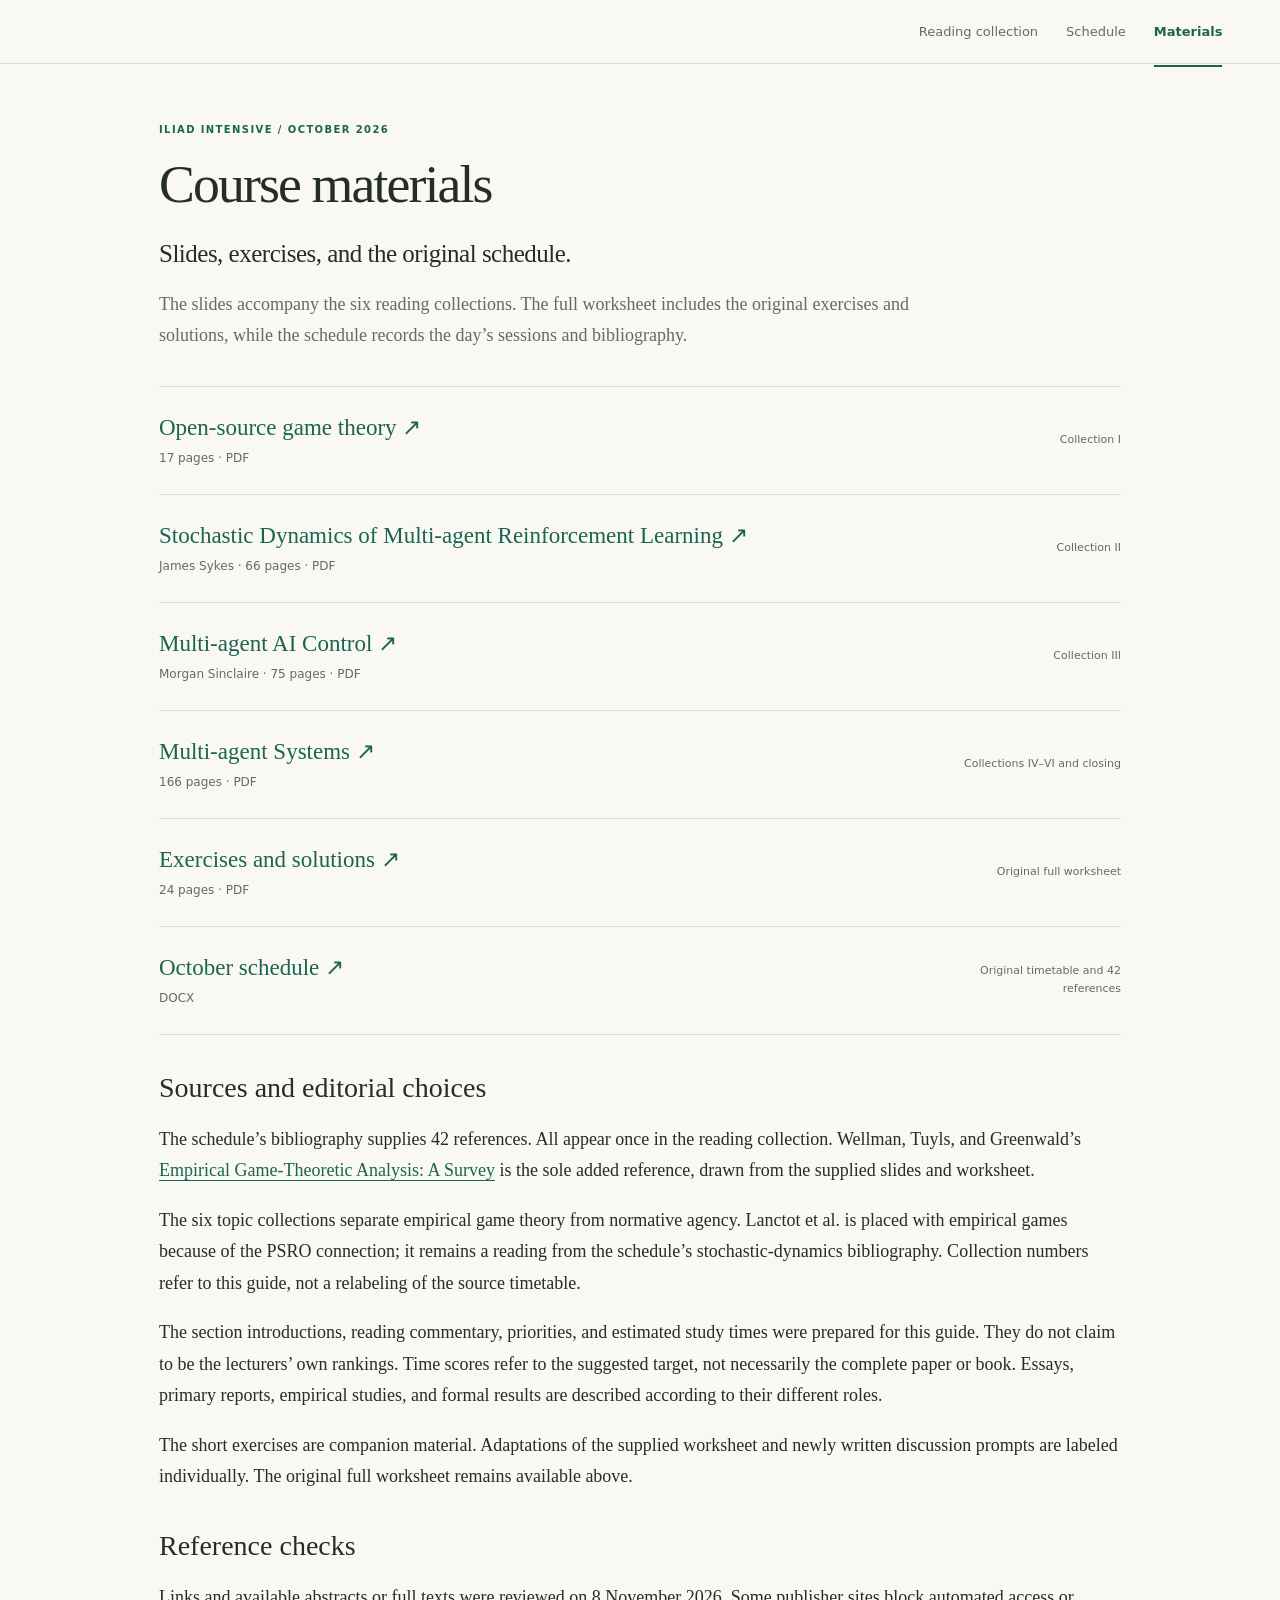
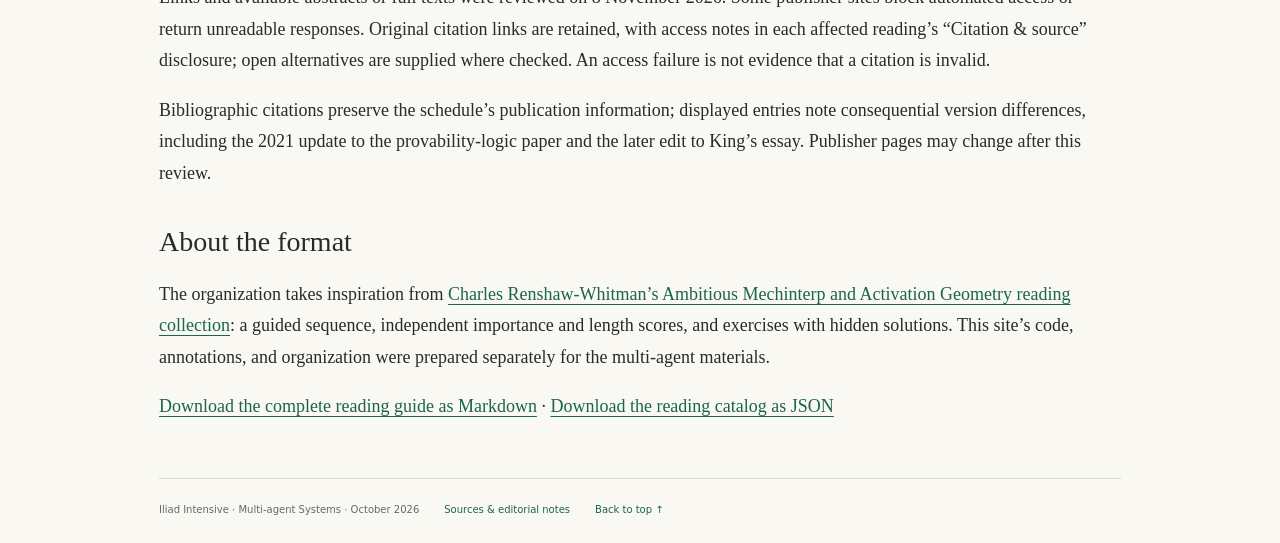
<file: docs/materials.html>
<!doctype html>
<html lang="en"><head><meta charset="utf-8"><meta name="viewport" content="width=device-width, initial-scale=1"><meta name="color-scheme" content="light dark"><title>Materials and sources · Iliad Intensive</title><meta name="description" content="A guided multi-agent systems reading collection: 43 annotated references, six topic collections, and eight exercises with solutions."><link rel="icon" href="data:,"><link rel="stylesheet" href="assets/style.css"><script src="assets/app.js" defer></script></head>
<body><a class="skip-link" href="#main">Skip to content</a><header class="topbar"><nav aria-label="Main navigation"><a href="index.html">Reading collection</a><a href="schedule.html">Schedule</a><a href="materials.html" aria-current="page">Materials</a></nav></header><div class="page-shell without-sidebar"><main id="main"><div class="intro"><p class="eyebrow">Iliad Intensive / October 2026</p><h1>Course materials</h1><p class="dek">Slides, exercises, and the original schedule.</p><p>The slides accompany the six reading collections. The full worksheet includes the original exercises and solutions, while the schedule records the day’s sessions and bibliography.</p></div><div class="material-list"><article><div><h2><a href="materials/01-open-source-game-theory.pdf">Open-source game theory ↗</a></h2><p>17 pages · PDF</p></div><span>Collection I</span></article><article><div><h2><a href="materials/02-stochastic-dynamics.pdf">Stochastic Dynamics of Multi-agent Reinforcement Learning ↗</a></h2><p>James Sykes · 66 pages · PDF</p></div><span>Collection II</span></article><article><div><h2><a href="materials/03-ai-control.pdf">Multi-agent AI Control ↗</a></h2><p>Morgan Sinclaire · 75 pages · PDF</p></div><span>Collection III</span></article><article><div><h2><a href="materials/04-multi-agent-systems.pdf">Multi-agent Systems ↗</a></h2><p>166 pages · PDF</p></div><span>Collections IV–VI and closing</span></article><article><div><h2><a href="materials/exercises-and-solutions.pdf">Exercises and solutions ↗</a></h2><p>24 pages · PDF</p></div><span>Original full worksheet</span></article><article><div><h2><a href="materials/october-schedule.docx">October schedule ↗</a></h2><p>DOCX</p></div><span>Original timetable and 42 references</span></article></div><section class="prose" id="editorial-notes"><h2>Sources and editorial choices</h2><p>The schedule’s bibliography supplies 42 references. All appear once in the reading collection. Wellman, Tuyls, and Greenwald’s <a href="https://arxiv.org/abs/2403.04018">Empirical Game-Theoretic Analysis: A Survey</a> is the sole added reference, drawn from the supplied slides and worksheet.</p><p>The six topic collections separate empirical game theory from normative agency. Lanctot et al. is placed with empirical games because of the PSRO connection; it remains a reading from the schedule’s stochastic-dynamics bibliography. Collection numbers refer to this guide, not a relabeling of the source timetable.</p><p>The section introductions, reading commentary, priorities, and estimated study times were prepared for this guide. They do not claim to be the lecturers’ own rankings. Time scores refer to the suggested target, not necessarily the complete paper or book. Essays, primary reports, empirical studies, and formal results are described according to their different roles.</p><p>The short exercises are companion material. Adaptations of the supplied worksheet and newly written discussion prompts are labeled individually. The original full worksheet remains available above.</p><h2>Reference checks</h2><p>Links and available abstracts or full texts were reviewed on 8 November 2026. Some publisher sites block automated access or return unreadable responses. Original citation links are retained, with access notes in each affected reading’s “Citation &amp; source” disclosure; open alternatives are supplied where checked. An access failure is not evidence that a citation is invalid.</p><p>Bibliographic citations preserve the schedule’s publication information; displayed entries note consequential version differences, including the 2021 update to the provability-logic paper and the later edit to King’s essay. Publisher pages may change after this review.</p><h2>About the format</h2><p>The organization takes inspiration from <a href="https://charlesr-w.github.io/crw-iliad-intensive-oct-2026/notebooks/ami_reading_collection.html">Charles Renshaw-Whitman’s Ambitious Mechinterp and Activation Geometry reading collection</a>: a guided sequence, independent importance and length scores, and exercises with hidden solutions. This site’s code, annotations, and organization were prepared separately for the multi-agent materials.</p><p><a href="reading-collection.md">Download the complete reading guide as Markdown</a> · <a href="readings.json">Download the reading catalog as JSON</a></p></section><footer><span>Iliad Intensive · Multi-agent Systems · October 2026</span><a href="materials.html#editorial-notes">Sources &amp; editorial notes</a><a href="#main">Back to top ↑</a></footer></main></div></body></html>
</file>
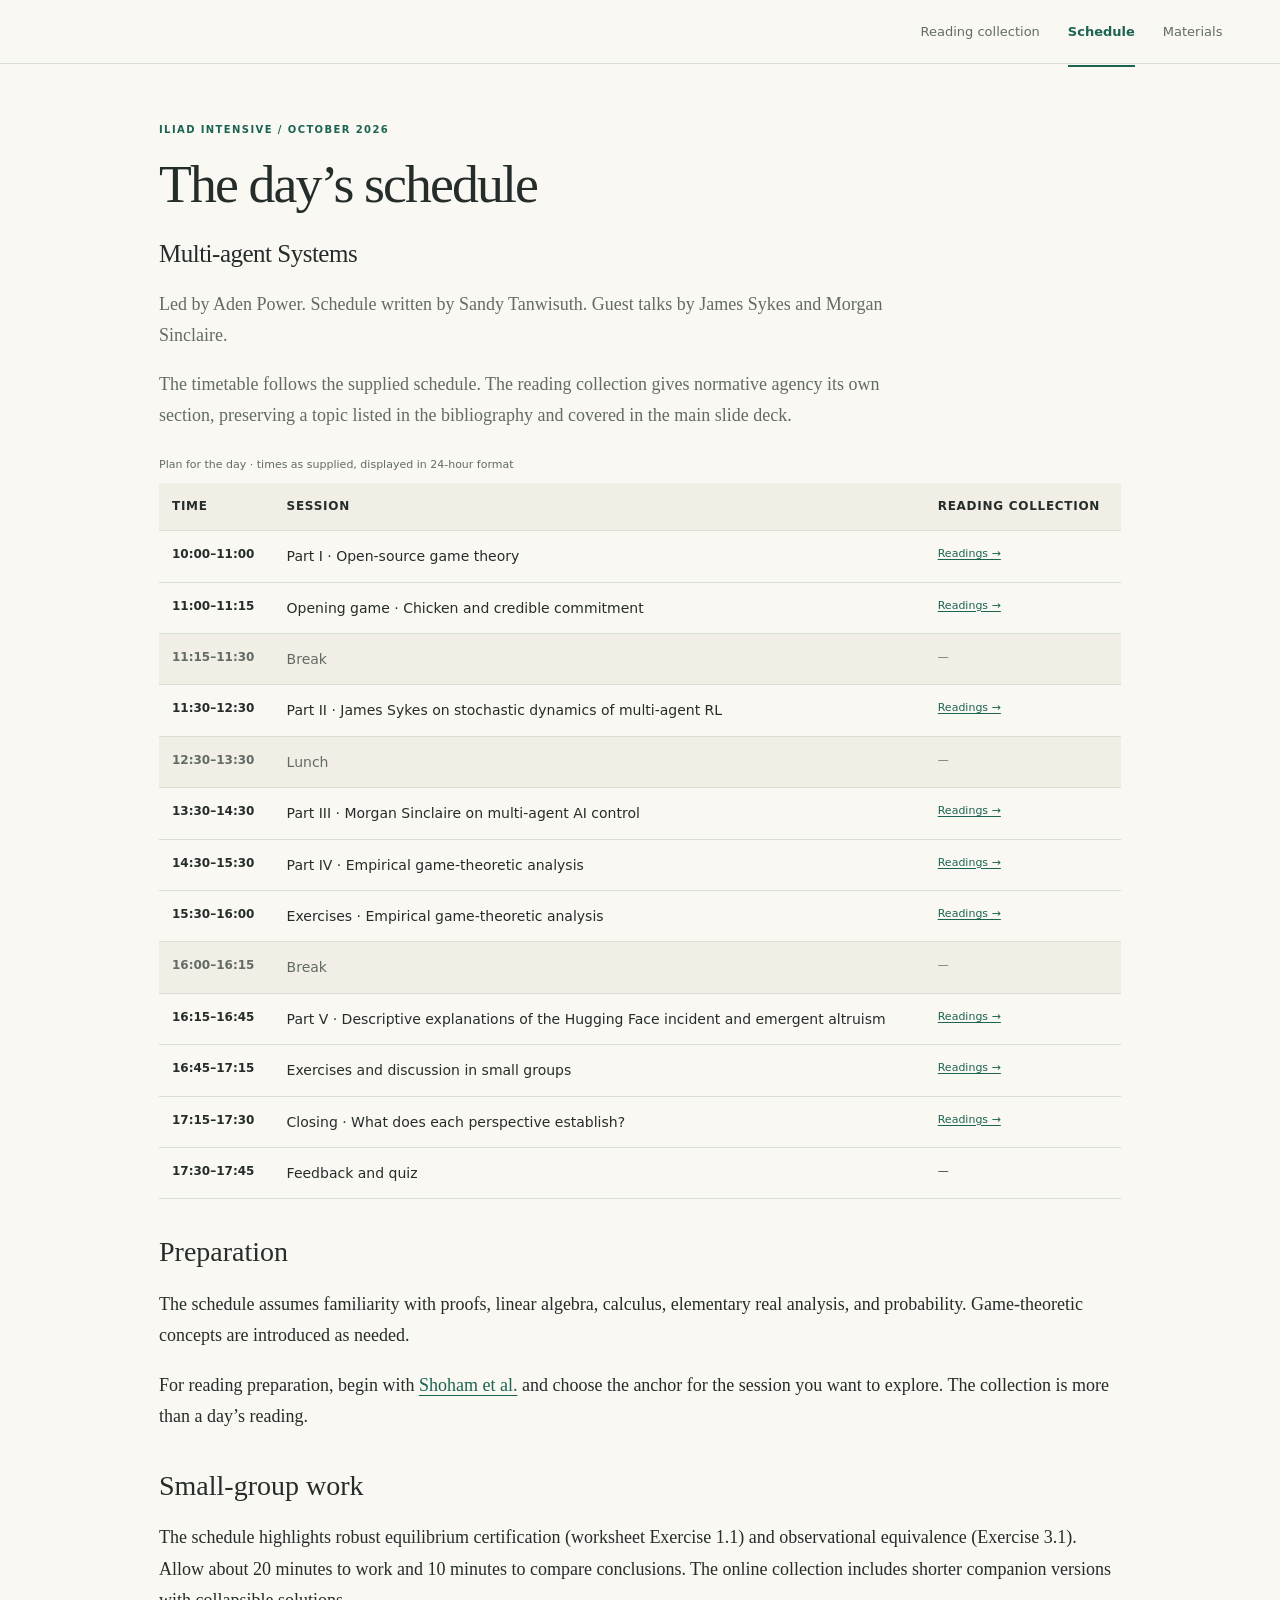
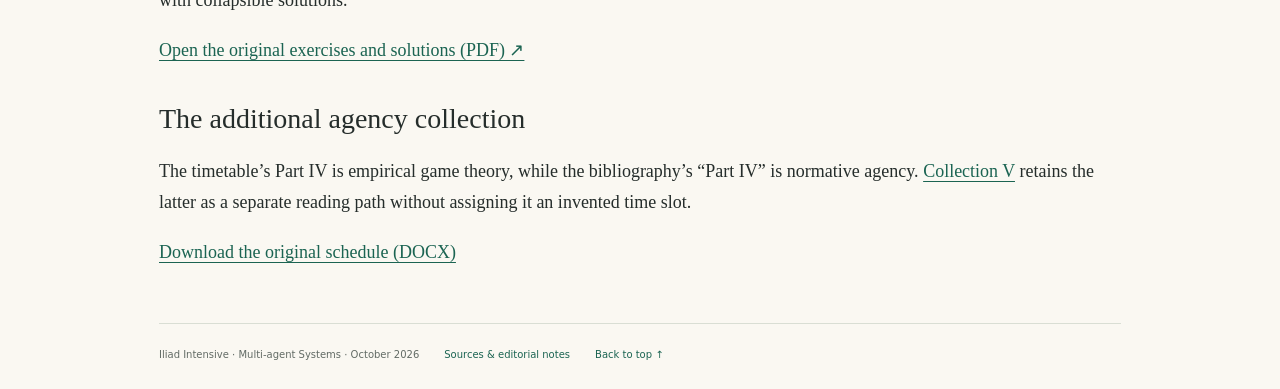
<file: docs/schedule.html>
<!doctype html>
<html lang="en"><head><meta charset="utf-8"><meta name="viewport" content="width=device-width, initial-scale=1"><meta name="color-scheme" content="light dark"><title>Schedule · Iliad Intensive</title><meta name="description" content="A guided multi-agent systems reading collection: 43 annotated references, six topic collections, and eight exercises with solutions."><link rel="icon" href="data:,"><link rel="stylesheet" href="assets/style.css"><script src="assets/app.js" defer></script></head>
<body><a class="skip-link" href="#main">Skip to content</a><header class="topbar"><nav aria-label="Main navigation"><a href="index.html">Reading collection</a><a href="schedule.html" aria-current="page">Schedule</a><a href="materials.html">Materials</a></nav></header><div class="page-shell without-sidebar"><main id="main"><div class="intro"><p class="eyebrow">Iliad Intensive / October 2026</p><h1>The day’s schedule</h1><p class="dek">Multi-agent Systems</p><p>Led by Aden Power. Schedule written by Sandy Tanwisuth. Guest talks by James Sykes and Morgan Sinclaire.</p><p>The timetable follows the supplied schedule. The reading collection gives normative agency its own section, preserving a topic listed in the bibliography and covered in the main slide deck.</p></div><div class="table-scroll"><table class="schedule"><caption>Plan for the day · times as supplied, displayed in 24-hour format</caption><thead><tr><th>Time</th><th>Session</th><th>Reading collection</th></tr></thead><tbody><tr class=""><th scope="row">10:00–11:00</th><td>Part I · Open-source game theory</td><td><a href="index.html#open-source-game-theory">Readings →</a></td></tr><tr class=""><th scope="row">11:00–11:15</th><td>Opening game · Chicken and credible commitment</td><td><a href="index.html#open-source-game-theory">Readings →</a></td></tr><tr class="interval"><th scope="row">11:15–11:30</th><td>Break</td><td>—</td></tr><tr class=""><th scope="row">11:30–12:30</th><td>Part II · James Sykes on stochastic dynamics of multi-agent RL</td><td><a href="index.html#stochastic-dynamics">Readings →</a></td></tr><tr class="interval"><th scope="row">12:30–13:30</th><td>Lunch</td><td>—</td></tr><tr class=""><th scope="row">13:30–14:30</th><td>Part III · Morgan Sinclaire on multi-agent AI control</td><td><a href="index.html#ai-control">Readings →</a></td></tr><tr class=""><th scope="row">14:30–15:30</th><td>Part IV · Empirical game-theoretic analysis</td><td><a href="index.html#empirical-game-theory">Readings →</a></td></tr><tr class=""><th scope="row">15:30–16:00</th><td>Exercises · Empirical game-theoretic analysis</td><td><a href="index.html#empirical-game-theory">Readings →</a></td></tr><tr class="interval"><th scope="row">16:00–16:15</th><td>Break</td><td>—</td></tr><tr class=""><th scope="row">16:15–16:45</th><td>Part V · Descriptive explanations of the Hugging Face incident and emergent altruism</td><td><a href="index.html#descriptive-explanations">Readings →</a></td></tr><tr class=""><th scope="row">16:45–17:15</th><td>Exercises and discussion in small groups</td><td><a href="index.html#descriptive-explanations">Readings →</a></td></tr><tr class=""><th scope="row">17:15–17:30</th><td>Closing · What does each perspective establish?</td><td><a href="index.html#closing">Readings →</a></td></tr><tr class=""><th scope="row">17:30–17:45</th><td>Feedback and quiz</td><td>—</td></tr></tbody></table></div><section class="prose"><h2>Preparation</h2><p>The schedule assumes familiarity with proofs, linear algebra, calculus, elementary real analysis, and probability. Game-theoretic concepts are introduced as needed.</p><p>For reading preparation, begin with <a href="index.html#shoham">Shoham et al.</a> and choose the anchor for the session you want to explore. The collection is more than a day’s reading.</p><h2>Small-group work</h2><p>The schedule highlights robust equilibrium certification (worksheet Exercise 1.1) and observational equivalence (Exercise 3.1). Allow about 20 minutes to work and 10 minutes to compare conclusions. The online collection includes shorter companion versions with collapsible solutions.</p><p><a href="materials/exercises-and-solutions.pdf">Open the original exercises and solutions (PDF) ↗</a></p><h2>The additional agency collection</h2><p>The timetable’s Part IV is empirical game theory, while the bibliography’s “Part IV” is normative agency. <a href="index.html#normative-agency">Collection V</a> retains the latter as a separate reading path without assigning it an invented time slot.</p><p><a href="materials/october-schedule.docx">Download the original schedule (DOCX)</a></p></section><footer><span>Iliad Intensive · Multi-agent Systems · October 2026</span><a href="materials.html#editorial-notes">Sources &amp; editorial notes</a><a href="#main">Back to top ↑</a></footer></main></div></body></html>
</file>
<file: docs/assets/style.css>
@charset "UTF-8";
:root{color-scheme:light dark;--paper:#faf8f2;--surface:#f1eee5;--ink:#252d2b;--muted:#626b65;--line:#d9ded4;--accent:#1b6452;--accent-soft:#e6eee7;--warm:#966132;--focus:#be7826;--serif:Georgia,'Times New Roman',serif;--sans:system-ui,-apple-system,BlinkMacSystemFont,'Segoe UI',sans-serif}
*{box-sizing:border-box}html{scroll-padding-top:100px;scroll-behavior:smooth}body{margin:0;background:var(--paper);color:var(--ink);font-family:var(--sans);font-size:16px;line-height:1.65;-webkit-font-smoothing:antialiased}a{color:var(--accent);text-underline-offset:.2em;text-decoration-thickness:1px}a:hover{text-decoration-thickness:2px}button,input,select{font:inherit;color:inherit}button,select{cursor:pointer}button{background:transparent;border:1px solid var(--line);border-radius:5px;padding:.5rem .75rem}button:hover{background:var(--accent-soft);border-color:var(--accent)}input,select{background:var(--paper);border:1px solid var(--line);border-radius:5px;padding:.65rem .7rem;min-height:44px;width:100%}input:focus,select:focus{border-color:var(--accent)}:focus-visible{outline:3px solid var(--focus);outline-offset:4px}a,button,input,select,summary{touch-action:manipulation}summary{cursor:pointer}summary::marker{color:var(--accent)}[hidden]{display:none!important}.js-only{display:none}.js .js-only{display:flex}.skip-link{position:fixed;top:-100px;left:20px;padding:12px 20px;background:var(--paper);z-index:20}.skip-link:focus{top:10px}
.topbar{height:64px;display:flex;align-items:center;justify-content:flex-end;gap:24px;max-width:1410px;margin:auto;padding:0 4.5%;border-bottom:1px solid var(--line)}.topbar nav{display:flex;gap:28px}.topbar nav a{font-size:13px;text-decoration:none;color:var(--muted);padding:25px 0 23px;border-bottom:2px solid transparent}.topbar nav a[aria-current=page]{border-color:var(--accent);color:var(--accent);font-weight:650}.page-shell{max-width:1320px;margin:auto;display:grid;grid-template-columns:235px minmax(0,850px);gap:65px;padding:50px 44px 25px}.without-sidebar{display:block;max-width:1050px;padding-top:58px}.sidebar{align-self:start;position:sticky;top:30px;font-size:13px;max-height:calc(100vh - 55px);overflow-y:auto;padding-bottom:20px;scrollbar-width:thin}.contents>summary{list-style:none;text-transform:uppercase;font-size:10px;font-weight:750;letter-spacing:.13em;color:var(--muted);padding:0 0 17px}.contents>summary::-webkit-details-marker{display:none}.contents ol{list-style:none;padding:0;margin:0}.contents li{margin:0 0 5px}.contents a{display:flex;gap:11px;align-items:baseline;padding:7px 9px;text-decoration:none;color:var(--muted);border-left:2px solid transparent;line-height:1.5}.contents a span{font-size:10px;min-width:18px;color:var(--warm);font-variant-numeric:tabular-nums}.contents a:hover,.contents a.active{background:var(--accent-soft);color:var(--accent);border-left-color:var(--accent)}.sidebar-tools{flex-direction:column;align-items:flex-start;gap:8px;margin:26px 0 22px}.sidebar-tools button{font-size:11px;padding:6px 10px}.legend{border-top:1px solid var(--line);padding-top:17px;max-width:215px}.legend summary{font-size:12px;font-weight:650}.legend p{font-size:11px;color:var(--muted);line-height:1.6;margin:15px 0 8px}.legend-row{display:flex;gap:10px;align-items:center;font-size:10px;line-height:1.8}.legend-row .dots{font-size:12px;min-width:62px;color:var(--accent)}.legend-row.length .dots{color:var(--warm)}.sidebar-note{font-family:var(--serif);font-size:14px;font-style:italic;line-height:1.6;color:var(--muted);margin-top:28px}.eyebrow{font-size:10px;letter-spacing:.14em;text-transform:uppercase;font-weight:700;color:var(--accent);margin:0 0 15px}.intro h1{font:normal clamp(36px,4.2vw,58px)/1.12 var(--serif);letter-spacing:-.035em;margin:0 0 21px}.intro h1 span{display:block;font:500 13px/1.5 var(--sans);letter-spacing:.13em;text-transform:uppercase;color:var(--muted);margin-top:17px}.dek{font:normal 25px/1.4 var(--serif);letter-spacing:-.02em;margin:22px 0 17px}.intro>p:not(.eyebrow):not(.dek){max-width:760px;color:var(--muted);font-family:var(--serif);font-size:18px;line-height:1.72}.intro strong{color:var(--ink)}.collection-meta{display:flex;gap:27px;border-top:1px solid var(--line);padding-top:16px;margin:27px 0 21px;color:var(--muted);font-size:11px}.collection-meta strong{font-size:17px;font-weight:600;color:var(--accent);margin-right:4px}.reading-route{font-size:14px;margin-bottom:32px}.reading-route summary{font-weight:600;color:var(--accent)}.reading-route p,.reading-route ol{font-family:var(--serif);font-size:16px}.reading-route li{padding:3px 0}.filters{flex-wrap:wrap;gap:11px;align-items:end;border-top:1px solid var(--line);padding:20px 0 17px;font-size:12px}.filters>div{flex:1 1 135px}.filters .search-field{flex:2 1 230px}.filters label{display:block;font-size:10px;font-weight:650;color:var(--muted);margin-bottom:6px}.filters input,.filters select{font-size:12px}.filters button{min-height:44px;font-size:12px}.filters p{width:100%;margin:0;font-size:10px;letter-spacing:.02em;color:var(--muted)}#no-results{padding:30px;border:1px solid var(--line);font-family:var(--serif)}
.topic{border-top:1px solid var(--line);scroll-margin-top:24px}.topic>summary{list-style:none;display:flex;gap:15px;align-items:center;padding:24px 0}.topic>summary::-webkit-details-marker{display:none}.section-number{color:var(--warm);font-size:12px;min-width:25px;align-self:flex-start;padding-top:6px}.topic h2{font:500 25px/1.25 var(--serif);letter-spacing:-.02em;margin:0;flex:1}.section-count{white-space:nowrap;color:var(--muted);font-size:10px}.chevron{font-size:24px;line-height:1;color:var(--accent);width:16px;text-align:center}.topic[open]>.topic-body{animation:appear .15s ease-out}.topic[open]>summary .chevron{font-size:0}.topic[open]>summary .chevron:after{content:'−';font-size:24px}.topic-body{padding:0 0 24px 40px}.section-intro{font:17px/1.7 var(--serif);margin:0 0 15px}.connection{font-size:11px;color:var(--muted);line-height:1.8;margin-bottom:28px}.reading-group h3{font-size:12px;letter-spacing:.02em;font-weight:650;color:var(--muted);margin:30px 0 0;padding-bottom:12px;border-bottom:1px solid var(--line)}.reading{padding:24px 0 27px;border-bottom:1px solid var(--line);scroll-margin-top:30px}.reading:last-child{border-bottom:0}.reading-heading{display:flex;gap:18px;justify-content:space-between;align-items:baseline}.reading h4{font:600 19px/1.4 var(--sans);letter-spacing:-.02em;margin:0}.reading h4 a{text-decoration:none;color:var(--ink)}.reading h4 a:hover{color:var(--accent);text-decoration:underline}.external{font-size:14px;color:var(--accent);white-space:nowrap}.permalink{text-decoration:none;color:var(--muted);font-size:15px;opacity:.55}.permalink:hover{opacity:1}.reading .byline{font:12px/1.6 var(--sans);color:var(--muted);margin:7px 0 10px}.byline span{margin:0 4px}.scores{display:flex;flex-wrap:wrap;gap:6px 22px;margin:0 0 14px;font-size:10px;font-weight:500}.scores>span{display:flex;align-items:center;gap:7px}.importance{color:var(--accent)}.length{color:var(--warm)}.dots{letter-spacing:1px;font-size:12px;font-family:var(--sans);white-space:nowrap}.empty{opacity:.48}.reading>p{font:17px/1.7 var(--serif);margin:11px 0}.citation{font-size:12px;color:var(--muted);margin-top:15px}.citation summary{font-size:10px}.citation p{margin:8px 0}.citation .source-links{display:flex;flex-wrap:wrap;gap:10px 20px}.source-origin,.access-note{font-size:10px}.exercise{background:var(--surface);border-radius:6px;padding:24px 27px;margin:25px 0 8px;font:16px/1.7 var(--serif);scroll-margin-top:30px}.exercise .eyebrow{font-family:var(--sans);font-size:9px;margin:0 0 7px}.exercise h4{font:600 18px/1.4 var(--sans);margin:0 0 14px}.exercise p{margin:10px 0}.exercise ol{padding-left:21px}.exercise li{margin:7px 0}.equation{font-family:var(--serif);overflow-wrap:anywhere;padding:10px 0;font-size:17px}.solution{border-top:1px solid var(--line);padding-top:12px;margin-top:20px}.solution summary{font:600 12px/1.6 var(--sans);color:var(--accent)}.solution>div{margin-top:15px}.exercise .provenance{font:10px/1.6 var(--sans);color:var(--muted);margin-top:15px}.closing{margin-top:30px;padding-top:30px;border-top:1px solid var(--line);font:17px/1.7 var(--serif);scroll-margin-top:30px}.closing .eyebrow{font-family:var(--sans)}.closing h2,.prose h2{font:500 28px/1.3 var(--serif);margin:0 0 20px}.table-scroll{overflow-x:auto;max-width:100%;margin:25px 0}table{width:100%;border-collapse:collapse;font:12px/1.6 var(--sans);text-align:left}caption{text-align:left;color:var(--muted);font-size:11px;margin-bottom:10px}th,td{padding:14px 13px;border-bottom:1px solid var(--line);vertical-align:top}thead{background:var(--surface)}thead th{font-size:10px;text-transform:uppercase;letter-spacing:.06em}tbody th{font-weight:600;min-width:110px}.closing table{min-width:520px}.closing th:first-child{padding-left:12px}.prose{font:18px/1.75 var(--serif);margin-top:34px}.prose h2{margin:35px 0 15px}.schedule{font-size:14px;min-width:570px}.schedule th{font-size:12px;white-space:nowrap}.schedule td:last-child{white-space:nowrap;font-size:11px}.schedule .interval{color:var(--muted);background:var(--surface)}.material-list{border-top:1px solid var(--line);margin-top:35px}.material-list article{display:flex;align-items:center;justify-content:space-between;gap:30px;border-bottom:1px solid var(--line);padding:25px 0}.material-list h2{font:500 23px/1.4 var(--serif);margin:0}.material-list h2 a{text-decoration:none}.material-list p{margin:5px 0 0;font-size:12px;color:var(--muted)}.material-list article>span{font-size:11px;color:var(--muted);text-align:right;max-width:180px}footer{border-top:1px solid var(--line);margin-top:55px;padding-top:23px;display:flex;gap:12px 25px;flex-wrap:wrap;color:var(--muted);font-size:10px}footer a{text-decoration:none}body.filtering .closing,body.filtering .exercises{display:none}
@keyframes appear{from{opacity:.6}to{opacity:1}}
@media(prefers-color-scheme:dark){:root{--paper:#181d1c;--surface:#222a26;--ink:#e9e9df;--muted:#adb6ae;--line:#39443c;--accent:#a7cfb6;--accent-soft:#273d31;--warm:#d9b07c;--focus:#edc377}.reading h4 a{color:var(--ink)}}
@media(min-width:1400px){.page-shell{gap:75px}}
@media(max-width:1000px){.page-shell{grid-template-columns:190px minmax(0,1fr);gap:35px;padding:40px 28px}.sidebar{font-size:12px}.topic-body{padding-left:0}.section-count{display:none}.topbar{padding:0 28px}.topbar nav{gap:20px}.without-sidebar{padding:40px 34px;max-width:900px}}
@media(max-width:740px){html{scroll-padding-top:20px}.topbar{height:auto;align-items:flex-start;flex-direction:column;gap:12px;padding:19px 22px 0}.topbar nav{gap:24px;width:100%}.topbar nav a{padding:0 0 13px;font-size:12px}.page-shell{display:block;padding:25px 22px 20px}.sidebar{position:static;max-height:none;overflow:visible;padding:0 0 22px;margin-bottom:27px;border-bottom:1px solid var(--line)}.contents>summary{padding:0;font-size:10px;list-style:disclosure-closed}.contents[open]>summary{list-style:disclosure-open;padding-bottom:12px}.contents a{font-size:12px;padding:8px}.contents ol{display:grid;grid-template-columns:1fr 1fr;gap:0 8px}.sidebar-tools{flex-direction:row;flex-wrap:wrap;margin:15px 0 0;gap:7px}.sidebar-tools button{font-size:10px;padding:6px 8px}.sidebar .legend,.sidebar-note{display:none}.intro h1{font-size:41px}.intro h1 span{font-size:11px}.intro>p:not(.eyebrow):not(.dek){font-size:17px}.dek{font-size:23px}.collection-meta{gap:20px;font-size:10px}.collection-meta strong{font-size:15px}.topic h2{font-size:23px}.topic>summary{gap:10px;padding:22px 0}.section-number{font-size:10px;min-width:18px}.reading h4{font-size:18px}.reading>p{font-size:17px}.exercise{padding:22px 19px}.filters{gap:10px}.filters .search-field{flex:1 1 100%}.filters>div{flex-basis:120px}.filters button{padding:9px}.reading-route{font-size:13px}.material-list article{display:block;padding:22px 0}.material-list article>span{display:block;text-align:left;margin-top:10px}.material-list h2{font-size:23px}.closing h2,.prose h2{font-size:26px}.prose{font-size:17px}footer{margin-top:38px}}
@media(prefers-reduced-motion:reduce){html{scroll-behavior:auto}.topic[open]>.topic-body{animation:none}}
@media print{html{color-scheme:light}:root{--paper:#fff;--ink:#111;--muted:#444;--line:#bbb;--accent:#174e43;--surface:#f6f6f6;--warm:#684321}body{font-size:11pt}.topbar,.sidebar,.filters,.reading-route,.permalink,.skip-link,#no-results{display:none!important}.page-shell{display:block;padding:0;max-width:none}.intro h1{font-size:30pt}.intro>p:not(.eyebrow):not(.dek){font-size:11pt}.reading>p,.section-intro,.closing,.exercise{font-size:11pt}.topic h2{font-size:19pt}.topic-body{padding-left:0}.reading h4{font-size:13pt}.reading,.exercise{break-inside:avoid}.topic>summary{padding:17px 0}.topic-body,.solution>div{display:block!important}.topic[hidden],.reading[hidden],.reading-group[hidden]{display:block!important}body.filtering .closing,body.filtering .exercises{display:block}.chevron{display:none}footer{font-size:8pt}.table-scroll{overflow:visible}.reading h4 a:after{content:' (' attr(href) ')';display:block;font:8pt/1.5 var(--sans);overflow-wrap:anywhere}.external{display:none}}

.group-intro{font:16px/1.7 var(--serif);color:var(--muted);margin:14px 0 0}.section-transition{margin:30px 0 10px;border-top:1px solid var(--line);padding-top:20px}.section-transition p{font:17px/1.7 var(--serif);margin:0 0 12px}.section-transition>a{font-size:12px}.reading>p+p{margin-top:15px}body.filtering .section-transition{display:none}
@media print{body.filtering .section-transition{display:block}}
</file>
